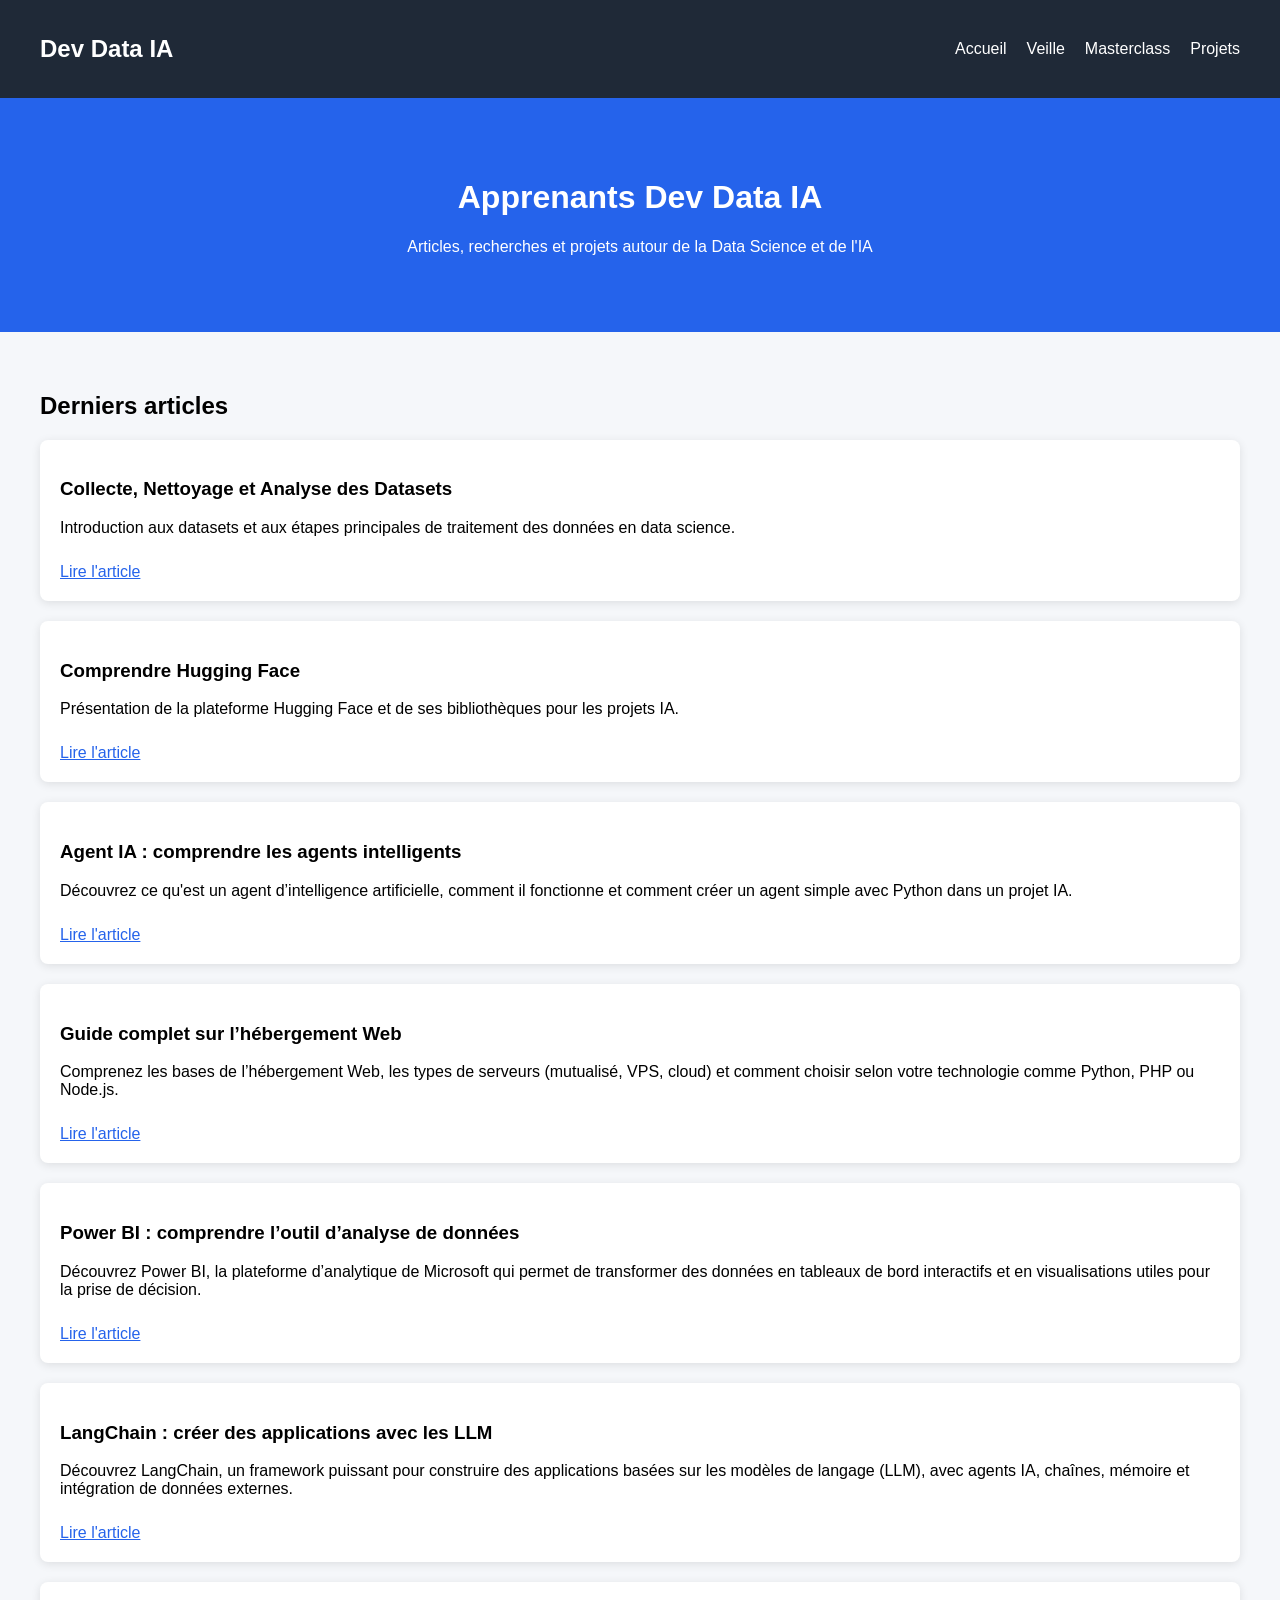
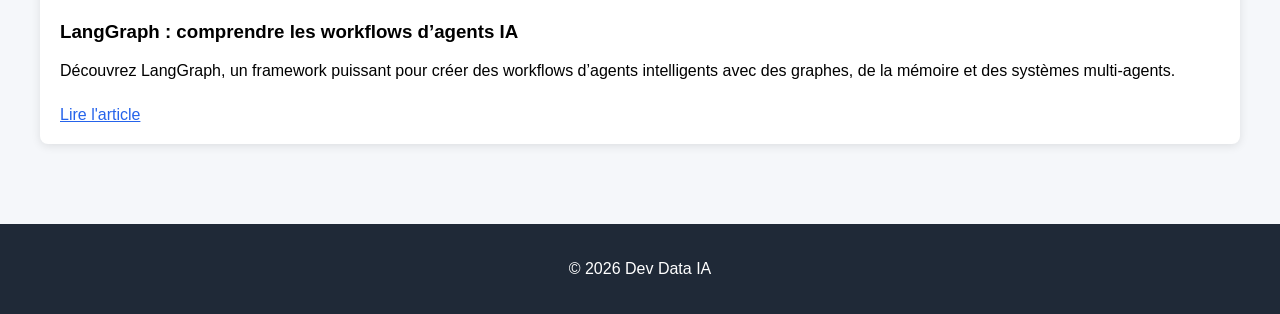
<file: index.html>
<!DOCTYPE html>
<html lang="fr">

<head>
<meta charset="UTF-8">
<title>Apprenants Dev Data IA</title>
<link rel="stylesheet" href="style.css">
</head>

<body>

<nav>

<h2>Dev Data IA</h2>

<ul>
<li><a href="index.html">Accueil</a></li>
<li><a href="veille.html">Veille</a></li>
<li><a href="masterclass.html">Masterclass</a></li>
<li><a href="projets.html">Projets</a></li>
</ul>

</nav>


<header>

<h1>Apprenants Dev Data IA</h1>
<p>Articles, recherches et projets autour de la Data Science et de l'IA</p>

</header>


<section class="articles">

<h2>Derniers articles</h2>


<div class="article-card">

    <h3>Collecte, Nettoyage et Analyse des Datasets</h3>
    <p>
    Introduction aux datasets et aux étapes principales
    de traitement des données en data science.
    </p>
    <a href="veille/v1.html">Lire l'article</a>

</div>

<div class="article-card">

    <h3>Comprendre Hugging Face</h3>
    <p>
    Présentation de la plateforme Hugging Face et
    de ses bibliothèques pour les projets IA.
    </p>
    <a href="veille/v2.html">Lire l'article</a>

</div>

<div class="article-card">

    <h3>Agent IA : comprendre les agents intelligents</h3>
    <p>
    Découvrez ce qu'est un agent d’intelligence artificielle,
    comment il fonctionne et comment créer un agent simple
    avec Python dans un projet IA.
    </p>
    <a href="veille/v3.html">Lire l'article</a>

</div>

 <div class="article-card">
        <h3>Guide complet sur l’hébergement Web</h3>
        <p>
        Comprenez les bases de l’hébergement Web, les types de serveurs
        (mutualisé, VPS, cloud) et comment choisir selon votre technologie
        comme Python, PHP ou Node.js.
        </p>
        <a href="veille/v8.html">Lire l'article</a>
</div>

<div class="article-card">

    <h3>Power BI : comprendre l’outil d’analyse de données</h3>
    <p>
    Découvrez Power BI, la plateforme d’analytique de Microsoft qui
    permet de transformer des données en tableaux de bord interactifs
    et en visualisations utiles pour la prise de décision.
    </p>
    <a href="veille/v4.html">Lire l'article</a>

</div>

<div class="article-card">

    <h3>LangChain : créer des applications avec les LLM</h3>
    <p>
    Découvrez LangChain, un framework puissant pour
    construire des applications basées sur les modèles
    de langage (LLM), avec agents IA, chaînes, mémoire
    et intégration de données externes.
    </p>
    <a href="veille/NewVeille/langChain.html">Lire l'article</a>

</div>

<div class="article-card">

    <h3>LangGraph : comprendre les workflows d’agents IA</h3>
    <p>
    Découvrez LangGraph, un framework puissant pour
    créer des workflows d’agents intelligents avec
    des graphes, de la mémoire et des systèmes multi-agents.
    </p>
    <a href="veille/NewVeille/langGraph.html">Lire l'article</a>

</div>

</section>


<footer>

<p>© 2026 Dev Data IA</p>

</footer>

</body>
</html>
</file>
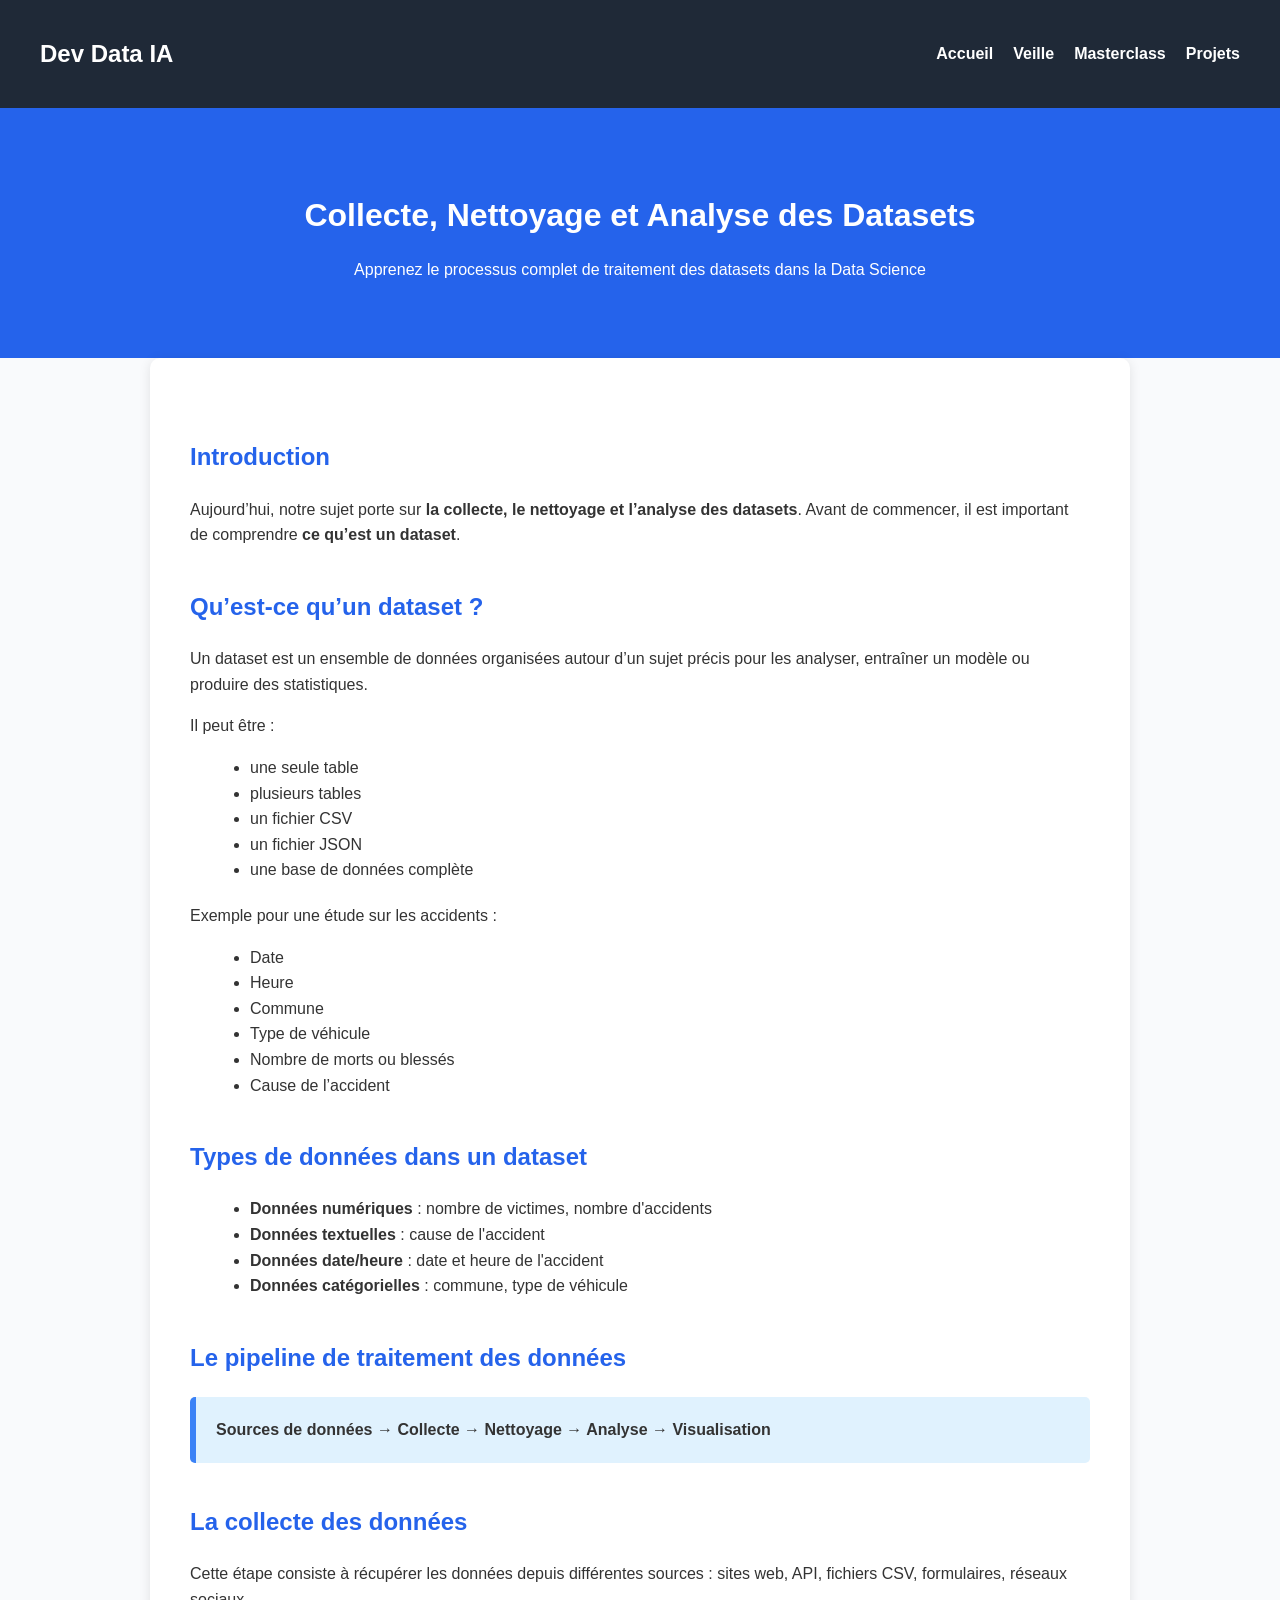
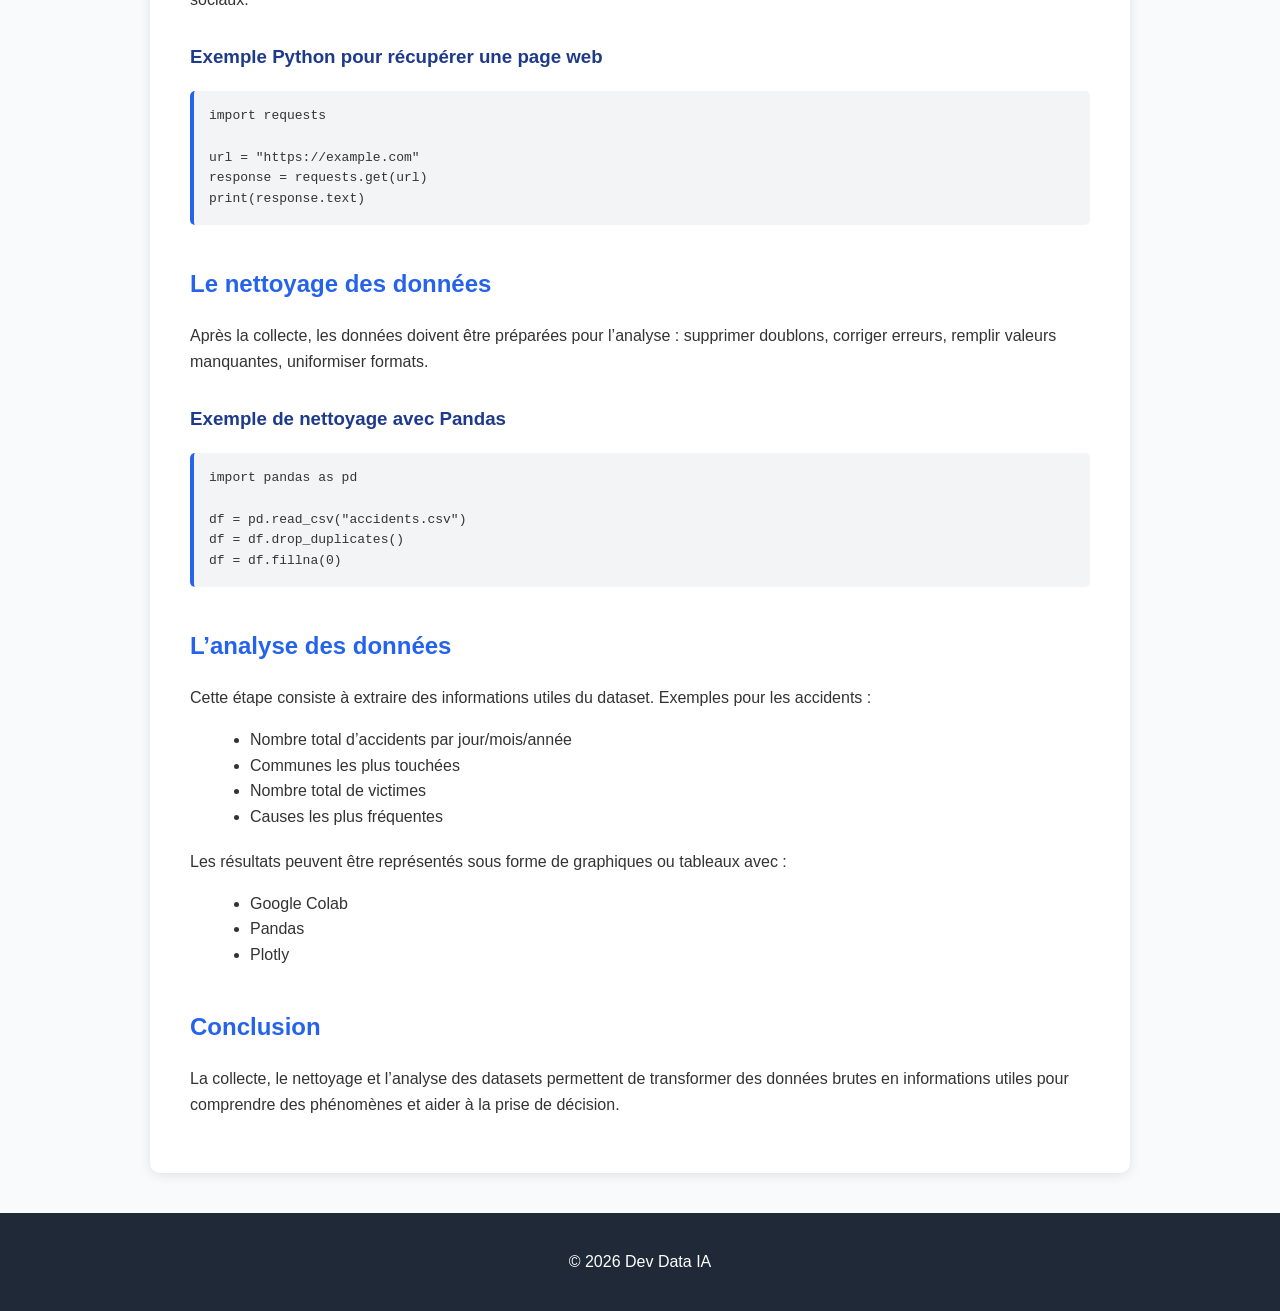
<file: veille/v1.html>
<!DOCTYPE html>
<html lang="fr">

<head>
<meta charset="UTF-8">
<title>Collecte, Nettoyage et Analyse des Datasets</title>
<link rel="stylesheet" href="../style.css">
<style>
body {
    font-family: 'Arial', sans-serif;
    margin: 0;
    background: #f9fafc;
    line-height: 1.6;
    color: #333;
}

/* Navigation */
nav {
    display: flex;
    justify-content: space-between;
    align-items: center;
    background: #1f2937;
    color: white;
    padding: 15px 40px;
}
nav ul {
    display: flex;
    gap: 20px;
    list-style: none;
}
nav a {
    color: white;
    text-decoration: none;
    font-weight: bold;
}
nav a:hover {
    text-decoration: underline;
}

/* Header */
header {
    text-align: center;
    padding: 60px;
    background: #2563eb;
    color: white;
}
header h1 {
    margin-bottom: 10px;
}

/* Article */
main.article {
    max-width: 900px;
    margin: auto;
    padding: 40px;
    background: white;
    border-radius: 10px;
    box-shadow: 0 2px 12px rgba(0,0,0,0.1);
}

main.article h2 {
    margin-top: 40px;
    color: #2563eb;
}

main.article h3 {
    margin-top: 30px;
    color: #1e3a8a;
}

main.article ul {
    margin-left: 20px;
    margin-bottom: 20px;
}

main.article pre {
    background: #f3f4f6;
    padding: 15px;
    border-left: 4px solid #2563eb;
    overflow-x: auto;
    border-radius: 5px;
    margin-bottom: 20px;
}

.pipeline {
    background: #e0f2fe;
    padding: 20px;
    border-left: 6px solid #3b82f6;
    margin: 20px 0;
    border-radius: 5px;
    font-weight: bold;
}

/* Footer */
footer {
    text-align: center;
    padding: 20px;
    background: #1f2937;
    color: white;
    margin-top: 40px;
}
</style>
</head>

<body>

<nav>
<h2>Dev Data IA</h2>
<ul>
<li><a href="../index.html">Accueil</a></li>
<li><a href="../veille.html">Veille</a></li>
<li><a href="../masterclass.html">Masterclass</a></li>
<li><a href="../projets.html">Projets</a></li>
</ul>
</nav>

<header>
<h1>Collecte, Nettoyage et Analyse des Datasets</h1>
<p>Apprenez le processus complet de traitement des datasets dans la Data Science</p>
</header>

<main class="article">

<h2>Introduction</h2>
<p>
Aujourd’hui, notre sujet porte sur <strong>la collecte, le nettoyage et l’analyse des datasets</strong>. 
Avant de commencer, il est important de comprendre <strong>ce qu’est un dataset</strong>.
</p>

<h2>Qu’est-ce qu’un dataset ?</h2>
<p>
Un dataset est un ensemble de données organisées autour d’un sujet précis pour les analyser, 
entraîner un modèle ou produire des statistiques.
</p>

<p>Il peut être :</p>
<ul>
<li>une seule table</li>
<li>plusieurs tables</li>
<li>un fichier CSV</li>
<li>un fichier JSON</li>
<li>une base de données complète</li>
</ul>

<p>Exemple pour une étude sur les accidents :</p>
<ul>
<li>Date</li>
<li>Heure</li>
<li>Commune</li>
<li>Type de véhicule</li>
<li>Nombre de morts ou blessés</li>
<li>Cause de l’accident</li>
</ul>

<h2>Types de données dans un dataset</h2>
<ul>
<li><strong>Données numériques</strong> : nombre de victimes, nombre d'accidents</li>
<li><strong>Données textuelles</strong> : cause de l'accident</li>
<li><strong>Données date/heure</strong> : date et heure de l'accident</li>
<li><strong>Données catégorielles</strong> : commune, type de véhicule</li>
</ul>

<h2>Le pipeline de traitement des données</h2>
<div class="pipeline">
Sources de données → Collecte → Nettoyage → Analyse → Visualisation
</div>

<h2>La collecte des données</h2>
<p>
Cette étape consiste à récupérer les données depuis différentes sources :
sites web, API, fichiers CSV, formulaires, réseaux sociaux.
</p>

<h3>Exemple Python pour récupérer une page web</h3>
<pre>
import requests

url = "https://example.com"
response = requests.get(url)
print(response.text)
</pre>

<h2>Le nettoyage des données</h2>
<p>
Après la collecte, les données doivent être préparées pour l’analyse :
supprimer doublons, corriger erreurs, remplir valeurs manquantes, uniformiser formats.
</p>

<h3>Exemple de nettoyage avec Pandas</h3>
<pre>
import pandas as pd

df = pd.read_csv("accidents.csv")
df = df.drop_duplicates()
df = df.fillna(0)
</pre>

<h2>L’analyse des données</h2>
<p>
Cette étape consiste à extraire des informations utiles du dataset.
Exemples pour les accidents :
</p>
<ul>
<li>Nombre total d’accidents par jour/mois/année</li>
<li>Communes les plus touchées</li>
<li>Nombre total de victimes</li>
<li>Causes les plus fréquentes</li>
</ul>

<p>Les résultats peuvent être représentés sous forme de graphiques ou tableaux avec :</p>
<ul>
<li>Google Colab</li>
<li>Pandas</li>
<li>Plotly</li>
</ul>

<h2>Conclusion</h2>
<p>
La collecte, le nettoyage et l’analyse des datasets permettent de transformer
des données brutes en informations utiles pour comprendre des phénomènes et
aider à la prise de décision.
</p>

</main>

<footer>
<p>© 2026 Dev Data IA</p>
</footer>

</body>
</html>
</file>
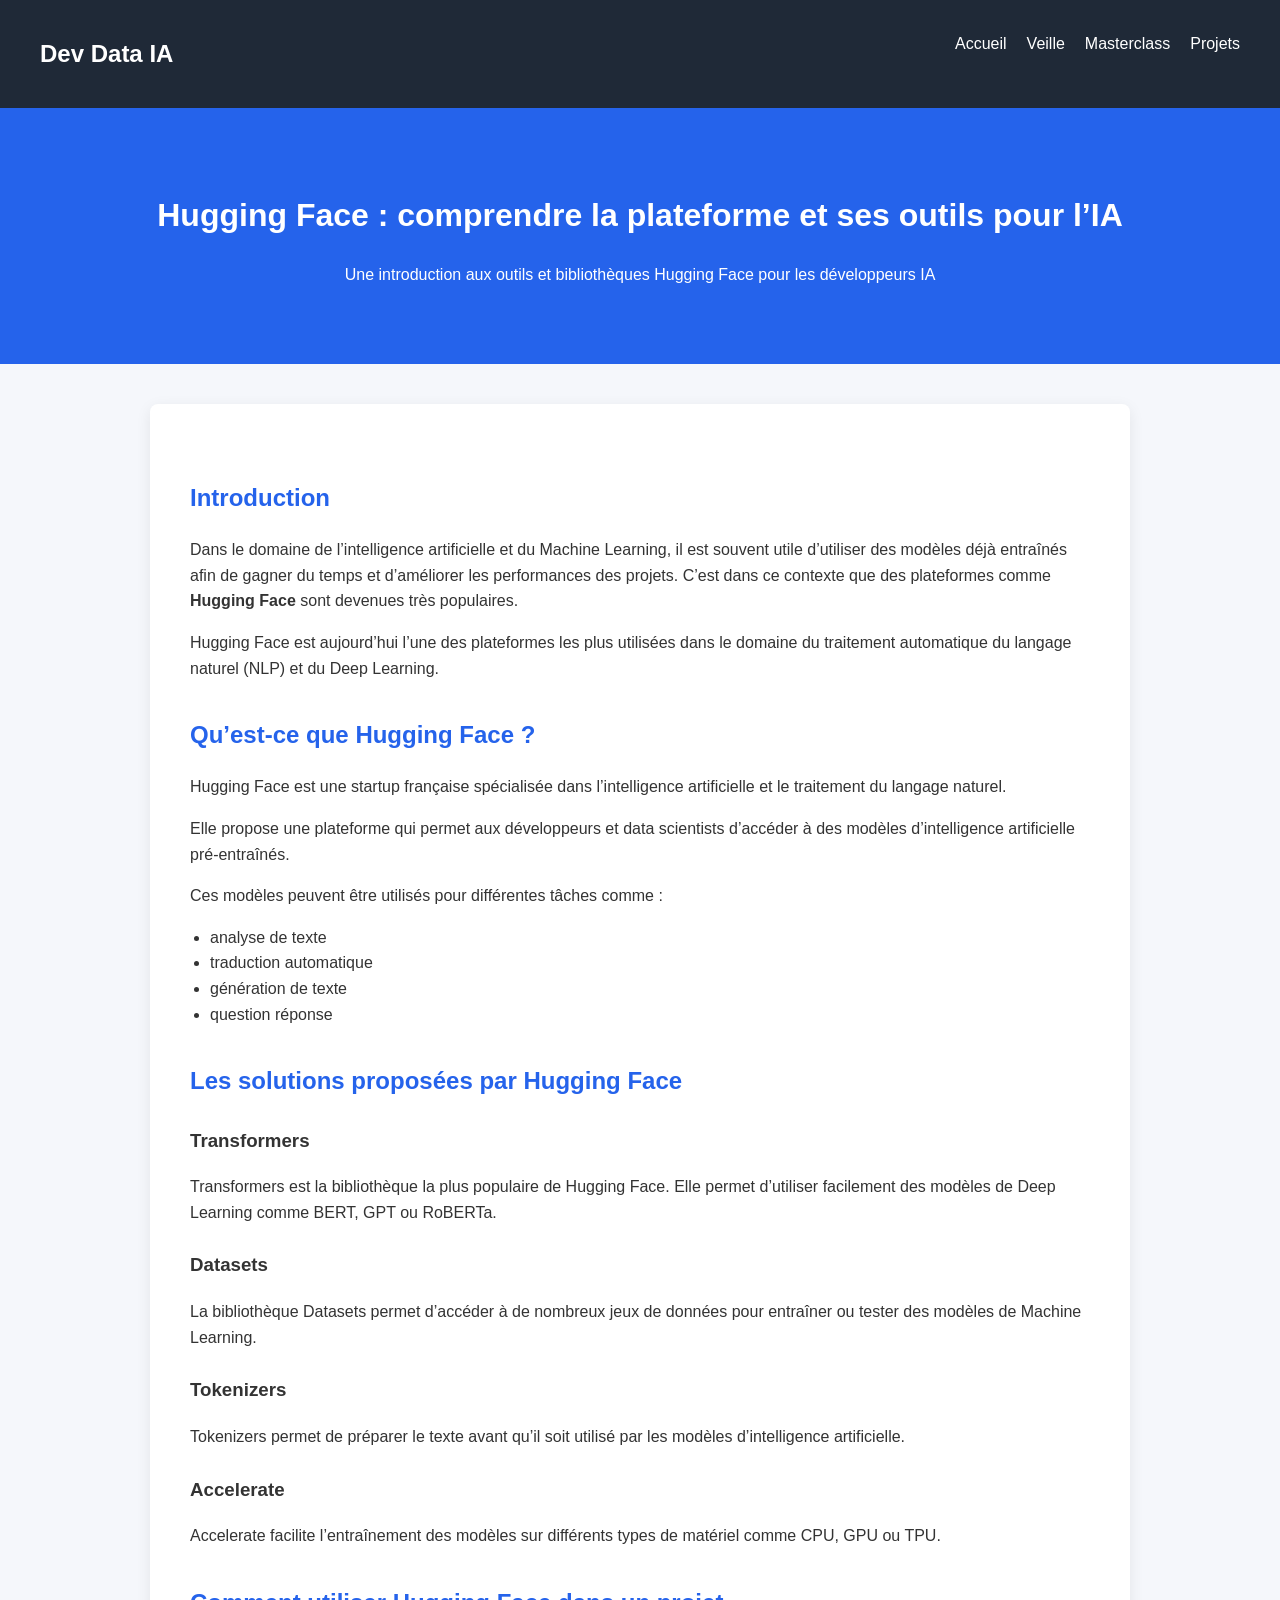
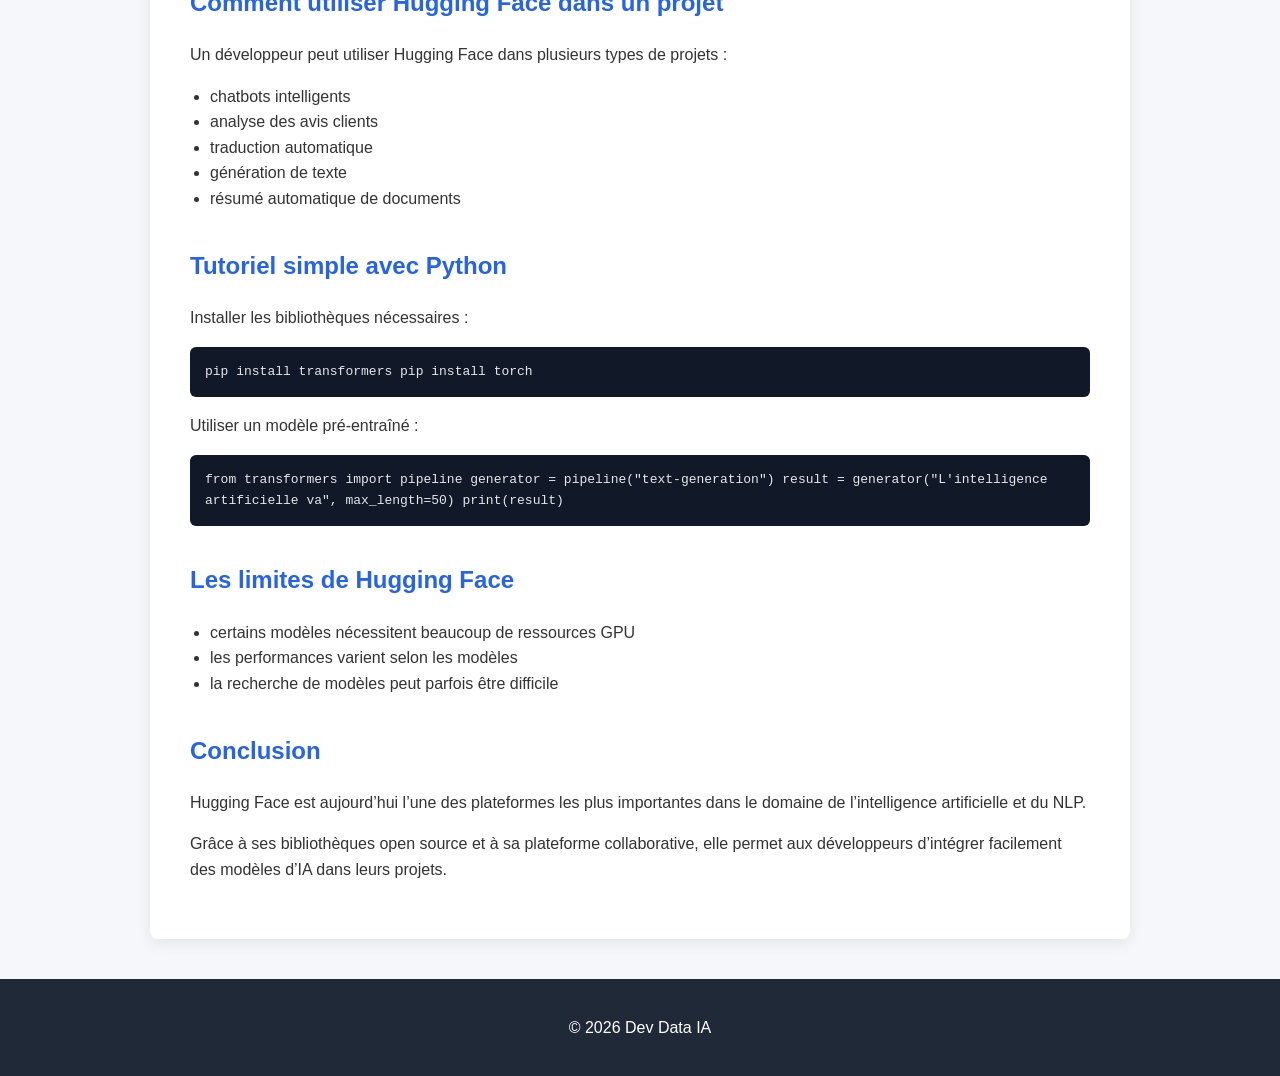
<file: veille/v2.html>
<!DOCTYPE html>
<html lang="fr">

<head>
<meta charset="UTF-8">
<title>Hugging Face : comprendre la plateforme IA</title>

<style>

body{
    font-family: Arial, Helvetica, sans-serif;
    margin:0;
    background:#f5f7fb;
    color:#333;
    line-height:1.6;
}

/* navigation */

nav{
    background:#1f2937;
    color:white;
    display:flex;
    justify-content:space-between;
    padding:15px 40px;
}

nav ul{
    list-style:none;
    display:flex;
    gap:20px;
}

nav a{
    color:white;
    text-decoration:none;
}

/* header */

header{
    background:#2563eb;
    color:white;
    text-align:center;
    padding:60px 20px;
}

/* article */

.article{
    max-width:900px;
    margin:40px auto;
    background:white;
    padding:40px;
    border-radius:8px;
    box-shadow:0 4px 15px rgba(0,0,0,0.08);
}

.article h2{
    color:#2563eb;
    margin-top:35px;
}

.article h3{
    margin-top:25px;
}

.article ul{
    padding-left:20px;
}

.code{
    background:#111827;
    color:#e5e7eb;
    padding:15px;
    border-radius:6px;
    margin:15px 0;
    font-family:monospace;
}

/* footer */

footer{
    background:#1f2937;
    color:white;
    text-align:center;
    padding:20px;
    margin-top:40px;
}

</style>

</head>

<body>

<nav>
<h2>Dev Data IA</h2>

<ul>
<li><a href="../index.html">Accueil</a></li>
<li><a href="../veille.html">Veille</a></li>
<li><a href="../masterclass.html">Masterclass</a></li>
<li><a href="../projets.html">Projets</a></li>
</ul>
</nav>

<header>

<h1>Hugging Face : comprendre la plateforme et ses outils pour l’IA</h1>

<p>Une introduction aux outils et bibliothèques Hugging Face pour les développeurs IA</p>

</header>

<section class="article">

<h2>Introduction</h2>

<p>
Dans le domaine de l’intelligence artificielle et du Machine Learning, il est souvent utile
d’utiliser des modèles déjà entraînés afin de gagner du temps et d’améliorer les performances
des projets. C’est dans ce contexte que des plateformes comme <strong>Hugging Face</strong>
sont devenues très populaires.
</p>

<p>
Hugging Face est aujourd’hui l’une des plateformes les plus utilisées dans le domaine
du traitement automatique du langage naturel (NLP) et du Deep Learning.
</p>

<h2>Qu’est-ce que Hugging Face ?</h2>

<p>
Hugging Face est une startup française spécialisée dans l’intelligence artificielle
et le traitement du langage naturel.
</p>

<p>
Elle propose une plateforme qui permet aux développeurs et data scientists
d’accéder à des modèles d’intelligence artificielle pré-entraînés.
</p>

<p>
Ces modèles peuvent être utilisés pour différentes tâches comme :
</p>

<ul>
<li>analyse de texte</li>
<li>traduction automatique</li>
<li>génération de texte</li>
<li>question réponse</li>
</ul>

<h2>Les solutions proposées par Hugging Face</h2>

<h3>Transformers</h3>

<p>
Transformers est la bibliothèque la plus populaire de Hugging Face.
Elle permet d’utiliser facilement des modèles de Deep Learning
comme BERT, GPT ou RoBERTa.
</p>

<h3>Datasets</h3>

<p>
La bibliothèque Datasets permet d’accéder à de nombreux jeux de données
pour entraîner ou tester des modèles de Machine Learning.
</p>

<h3>Tokenizers</h3>

<p>
Tokenizers permet de préparer le texte avant qu’il soit utilisé par
les modèles d’intelligence artificielle.
</p>

<h3>Accelerate</h3>

<p>
Accelerate facilite l’entraînement des modèles sur différents types
de matériel comme CPU, GPU ou TPU.
</p>

<h2>Comment utiliser Hugging Face dans un projet</h2>

<p>
Un développeur peut utiliser Hugging Face dans plusieurs types de projets :
</p>

<ul>
<li>chatbots intelligents</li>
<li>analyse des avis clients</li>
<li>traduction automatique</li>
<li>génération de texte</li>
<li>résumé automatique de documents</li>
</ul>

<h2>Tutoriel simple avec Python</h2>

<p>Installer les bibliothèques nécessaires :</p>

<div class="code">
pip install transformers
pip install torch
</div>

<p>Utiliser un modèle pré-entraîné :</p>

<div class="code">
from transformers import pipeline

generator = pipeline("text-generation")

result = generator("L'intelligence artificielle va", max_length=50)

print(result)
</div>

<h2>Les limites de Hugging Face</h2>

<ul>
<li>certains modèles nécessitent beaucoup de ressources GPU</li>
<li>les performances varient selon les modèles</li>
<li>la recherche de modèles peut parfois être difficile</li>
</ul>

<h2>Conclusion</h2>

<p>
Hugging Face est aujourd’hui l’une des plateformes les plus importantes
dans le domaine de l’intelligence artificielle et du NLP.
</p>

<p>
Grâce à ses bibliothèques open source et à sa plateforme collaborative,
elle permet aux développeurs d’intégrer facilement des modèles d’IA
dans leurs projets.
</p>

</section>

<footer>

<p>© 2026 Dev Data IA</p>

</footer>

</body>
</html>
</file>
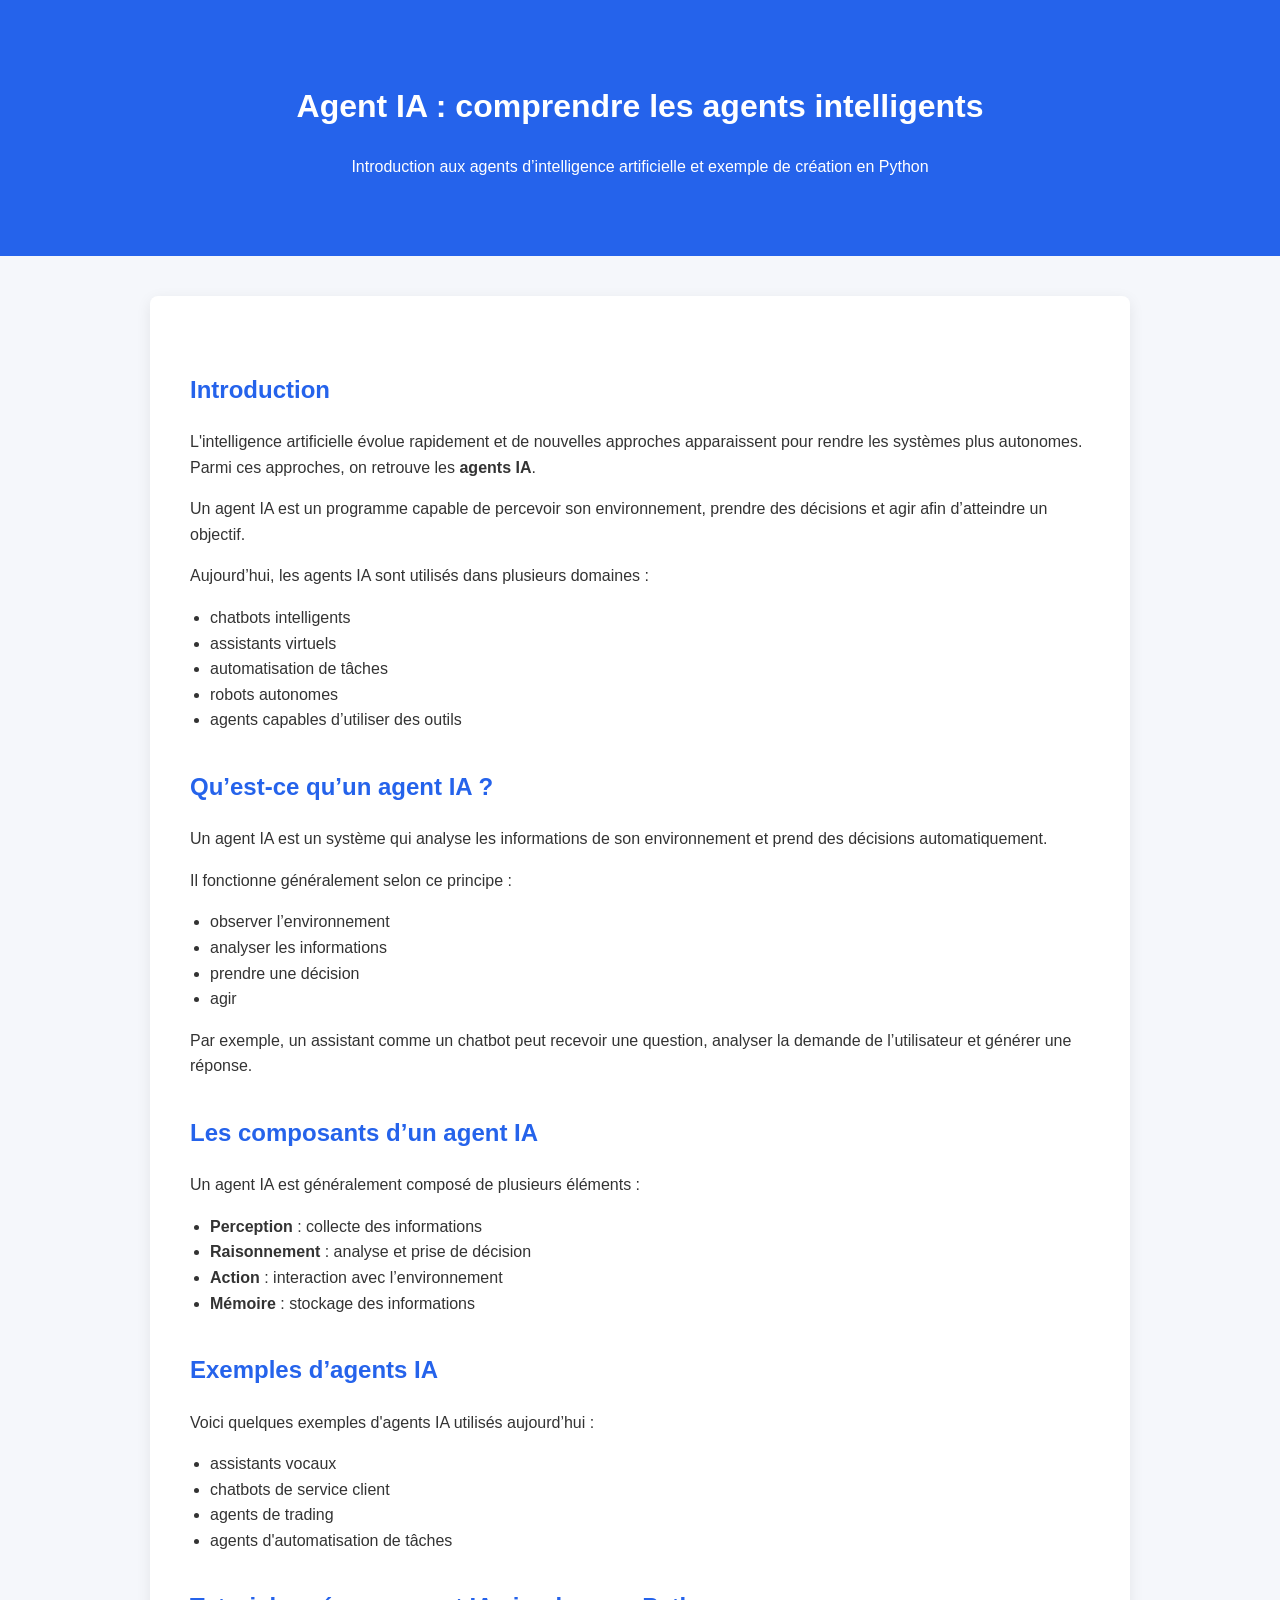
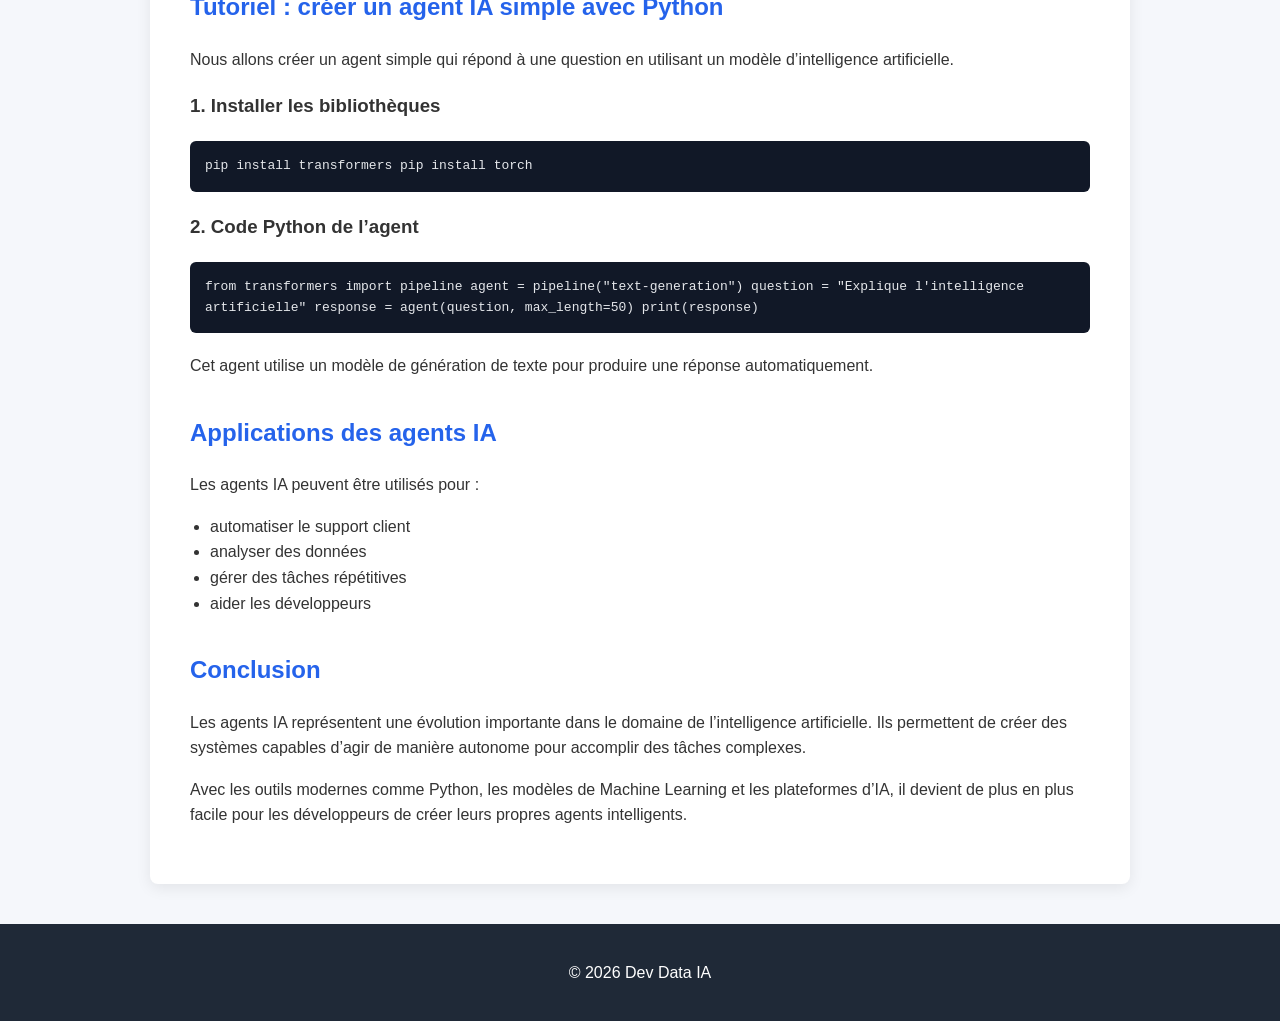
<file: veille/v3.html>
<!DOCTYPE html>
<html lang="fr">

<head>
<meta charset="UTF-8">
<title>Agent IA : comprendre les agents intelligents</title>

<style>

body{
    font-family: Arial, Helvetica, sans-serif;
    margin:0;
    background:#f5f7fb;
    color:#333;
    line-height:1.6;
}

header{
    background:#2563eb;
    color:white;
    text-align:center;
    padding:60px 20px;
}

.article{
    max-width:900px;
    margin:40px auto;
    background:white;
    padding:40px;
    border-radius:8px;
    box-shadow:0 4px 15px rgba(0,0,0,0.08);
}

.article h2{
    color:#2563eb;
    margin-top:35px;
}

.code{
    background:#111827;
    color:#e5e7eb;
    padding:15px;
    border-radius:6px;
    font-family:monospace;
    margin:20px 0;
}

ul{
    padding-left:20px;
}

footer{
    text-align:center;
    padding:20px;
    background:#1f2937;
    color:white;
}

</style>

</head>

<body>

<header>

<h1>Agent IA : comprendre les agents intelligents</h1>

<p>Introduction aux agents d’intelligence artificielle et exemple de création en Python</p>

</header>

<section class="article">

<h2>Introduction</h2>

<p>
L'intelligence artificielle évolue rapidement et de nouvelles approches apparaissent
pour rendre les systèmes plus autonomes. Parmi ces approches, on retrouve
les <strong>agents IA</strong>.
</p>

<p>
Un agent IA est un programme capable de percevoir son environnement,
prendre des décisions et agir afin d’atteindre un objectif.
</p>

<p>
Aujourd’hui, les agents IA sont utilisés dans plusieurs domaines :
</p>

<ul>
<li>chatbots intelligents</li>
<li>assistants virtuels</li>
<li>automatisation de tâches</li>
<li>robots autonomes</li>
<li>agents capables d’utiliser des outils</li>
</ul>

<h2>Qu’est-ce qu’un agent IA ?</h2>

<p>
Un agent IA est un système qui analyse les informations de son environnement
et prend des décisions automatiquement.
</p>

<p>
Il fonctionne généralement selon ce principe :
</p>

<ul>
<li>observer l’environnement</li>
<li>analyser les informations</li>
<li>prendre une décision</li>
<li>agir</li>
</ul>

<p>
Par exemple, un assistant comme un chatbot peut recevoir une question,
analyser la demande de l’utilisateur et générer une réponse.
</p>

<h2>Les composants d’un agent IA</h2>

<p>Un agent IA est généralement composé de plusieurs éléments :</p>

<ul>
<li><strong>Perception</strong> : collecte des informations</li>
<li><strong>Raisonnement</strong> : analyse et prise de décision</li>
<li><strong>Action</strong> : interaction avec l’environnement</li>
<li><strong>Mémoire</strong> : stockage des informations</li>
</ul>

<h2>Exemples d’agents IA</h2>

<p>Voici quelques exemples d'agents IA utilisés aujourd’hui :</p>

<ul>
<li>assistants vocaux</li>
<li>chatbots de service client</li>
<li>agents de trading</li>
<li>agents d'automatisation de tâches</li>
</ul>

<h2>Tutoriel : créer un agent IA simple avec Python</h2>

<p>
Nous allons créer un agent simple qui répond à une question
en utilisant un modèle d’intelligence artificielle.
</p>

<h3>1. Installer les bibliothèques</h3>

<div class="code">
pip install transformers
pip install torch
</div>

<h3>2. Code Python de l’agent</h3>

<div class="code">
from transformers import pipeline

agent = pipeline("text-generation")

question = "Explique l'intelligence artificielle"

response = agent(question, max_length=50)

print(response)
</div>

<p>
Cet agent utilise un modèle de génération de texte
pour produire une réponse automatiquement.
</p>

<h2>Applications des agents IA</h2>

<p>Les agents IA peuvent être utilisés pour :</p>

<ul>
<li>automatiser le support client</li>
<li>analyser des données</li>
<li>gérer des tâches répétitives</li>
<li>aider les développeurs</li>
</ul>

<h2>Conclusion</h2>

<p>
Les agents IA représentent une évolution importante dans le domaine
de l’intelligence artificielle. Ils permettent de créer des systèmes
capables d’agir de manière autonome pour accomplir des tâches complexes.
</p>

<p>
Avec les outils modernes comme Python, les modèles de Machine Learning
et les plateformes d’IA, il devient de plus en plus facile pour
les développeurs de créer leurs propres agents intelligents.
</p>

</section>

<footer>

<p>© 2026 Dev Data IA</p>

</footer>

</body>
</html>
</file>
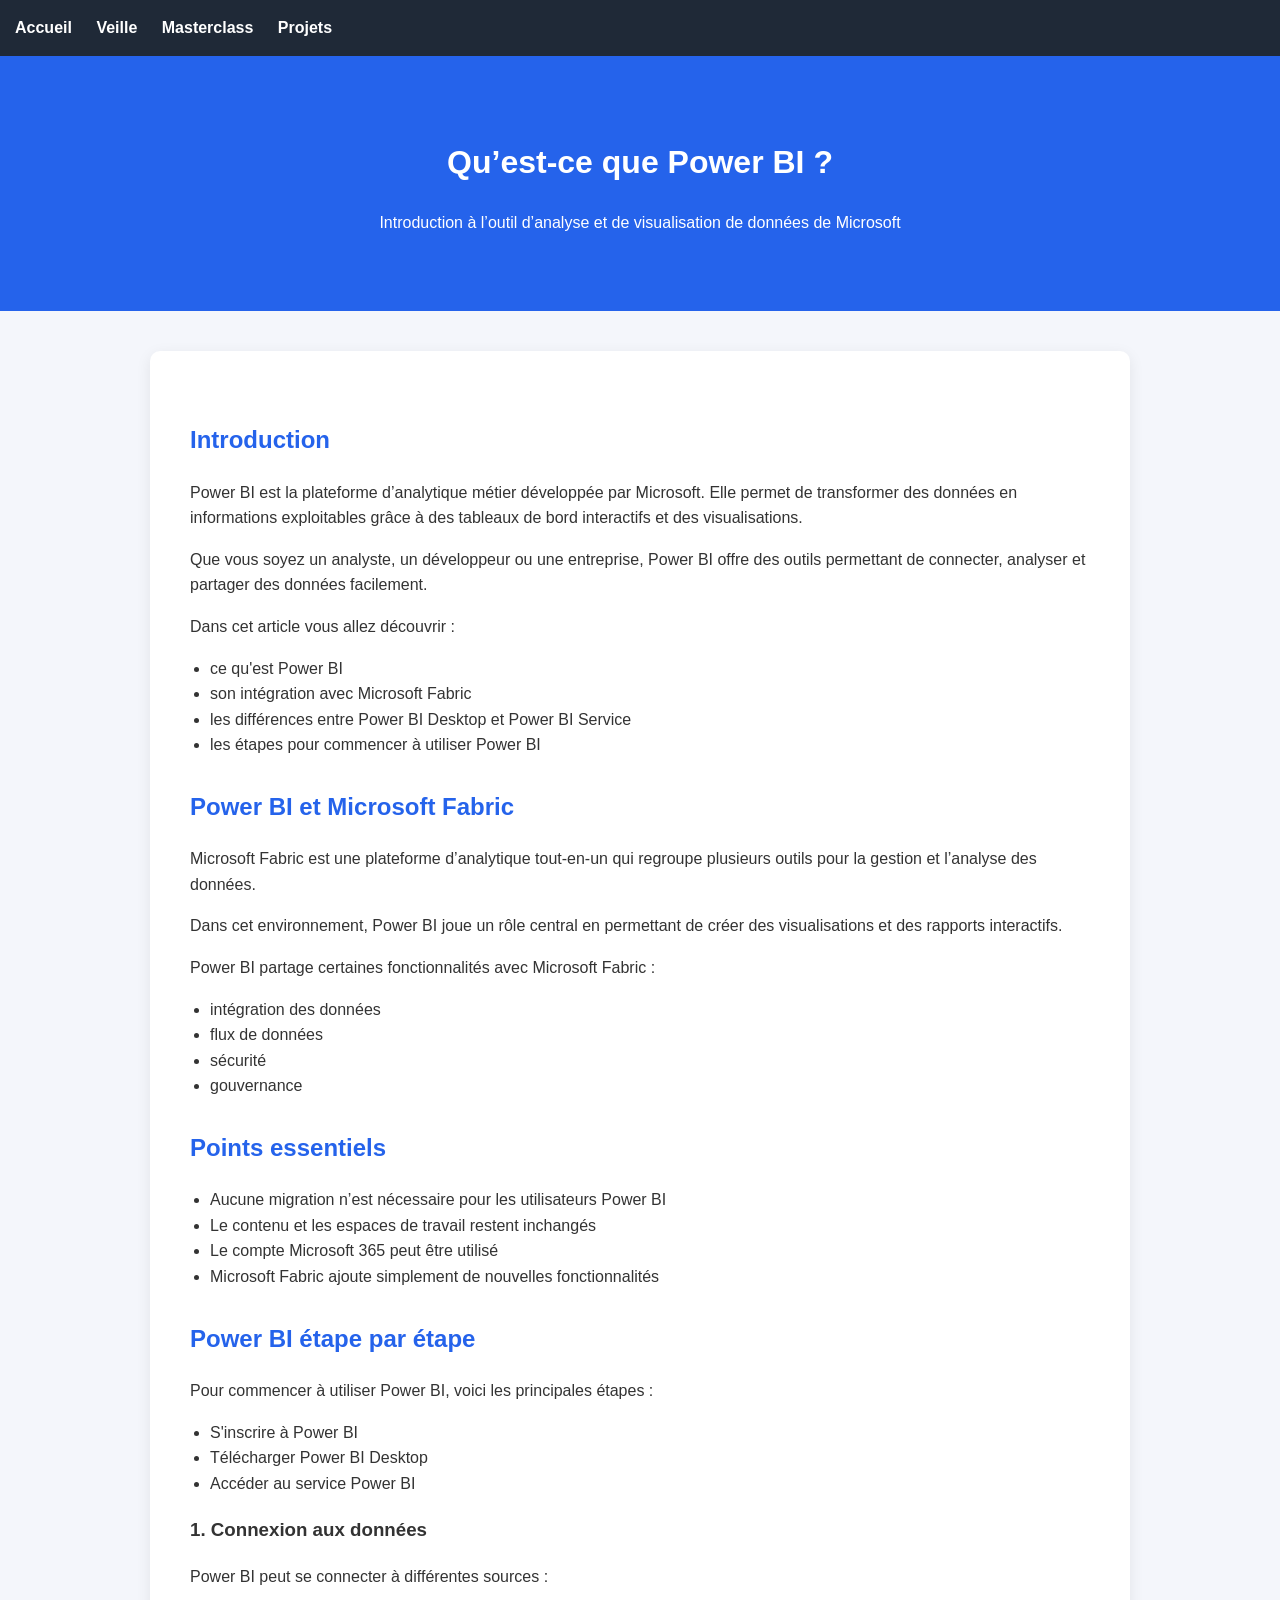
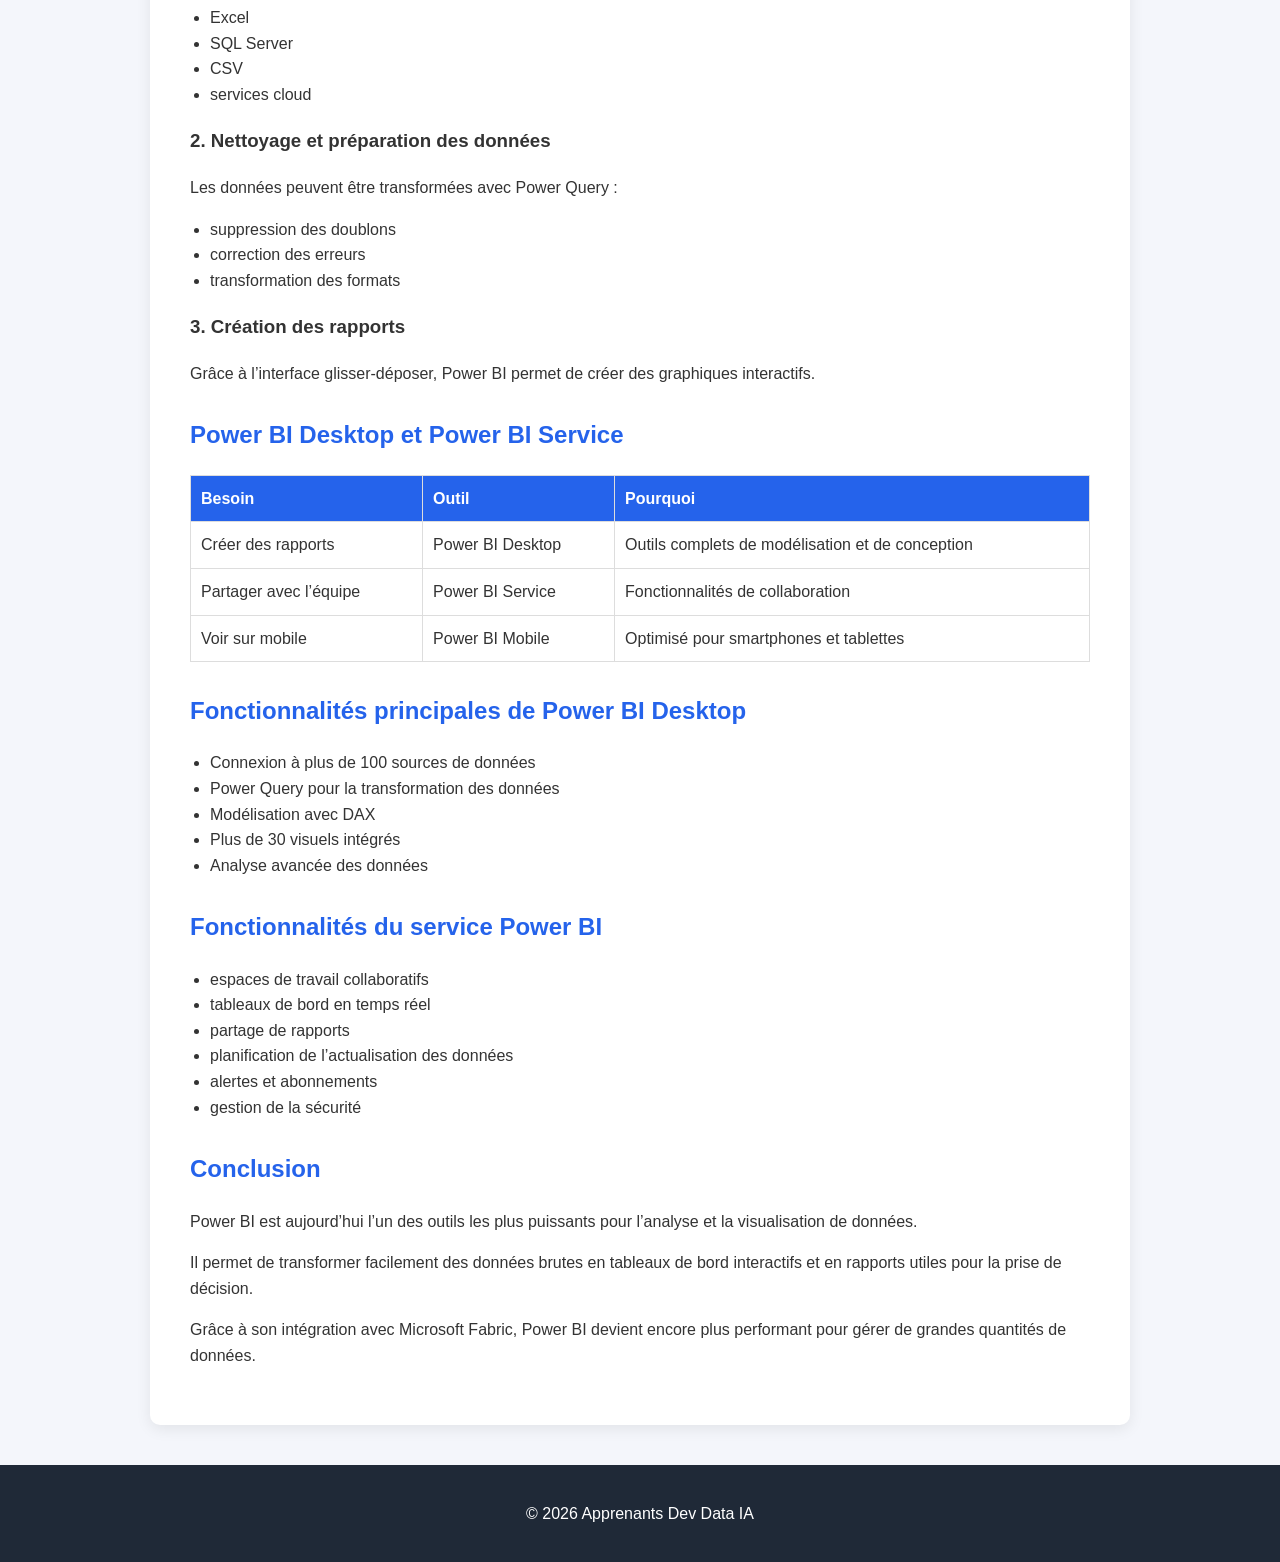
<file: veille/v4.html>
<!DOCTYPE html>
<html lang="fr">

<head>
<meta charset="UTF-8">
<title>Qu’est-ce que Power BI ?</title>

<style>

body{
font-family: Arial, Helvetica, sans-serif;
margin:0;
background:#f4f6fb;
color:#333;
line-height:1.6;
}

nav{
background:#1f2937;
padding:15px;
}

nav a{
color:white;
margin-right:20px;
text-decoration:none;
font-weight:bold;
}

header{
background:#2563eb;
color:white;
padding:60px 20px;
text-align:center;
}

.article{
max-width:900px;
margin:40px auto;
background:white;
padding:40px;
border-radius:10px;
box-shadow:0 4px 15px rgba(0,0,0,0.08);
}

.article h2{
color:#2563eb;
margin-top:30px;
}

.article ul{
padding-left:20px;
}

.table{
width:100%;
border-collapse:collapse;
margin:20px 0;
}

.table th, .table td{
border:1px solid #ddd;
padding:10px;
text-align:left;
}

.table th{
background:#2563eb;
color:white;
}

footer{
text-align:center;
background:#1f2937;
color:white;
padding:20px;
margin-top:40px;
}

</style>

</head>

<body>

<nav>

<a href="../index.html">Accueil</a>
<a href="../veille.html">Veille</a>
<a href="../masterclass.html">Masterclass</a>
<a href="../projets.html">Projets</a>

</nav>

<header>

<h1>Qu’est-ce que Power BI ?</h1>

<p>Introduction à l’outil d’analyse et de visualisation de données de Microsoft</p>

</header>

<section class="article">

<h2>Introduction</h2>

<p>
Power BI est la plateforme d’analytique métier développée par Microsoft.
Elle permet de transformer des données en informations exploitables
grâce à des tableaux de bord interactifs et des visualisations.
</p>

<p>
Que vous soyez un analyste, un développeur ou une entreprise,
Power BI offre des outils permettant de connecter, analyser
et partager des données facilement.
</p>

<p>Dans cet article vous allez découvrir :</p>

<ul>
<li>ce qu'est Power BI</li>
<li>son intégration avec Microsoft Fabric</li>
<li>les différences entre Power BI Desktop et Power BI Service</li>
<li>les étapes pour commencer à utiliser Power BI</li>
</ul>

<h2>Power BI et Microsoft Fabric</h2>

<p>
Microsoft Fabric est une plateforme d’analytique tout-en-un
qui regroupe plusieurs outils pour la gestion et l’analyse des données.
</p>

<p>
Dans cet environnement, Power BI joue un rôle central
en permettant de créer des visualisations et des rapports interactifs.
</p>

<p>
Power BI partage certaines fonctionnalités avec Microsoft Fabric :
</p>

<ul>
<li>intégration des données</li>
<li>flux de données</li>
<li>sécurité</li>
<li>gouvernance</li>
</ul>

<h2>Points essentiels</h2>

<ul>
<li>Aucune migration n’est nécessaire pour les utilisateurs Power BI</li>
<li>Le contenu et les espaces de travail restent inchangés</li>
<li>Le compte Microsoft 365 peut être utilisé</li>
<li>Microsoft Fabric ajoute simplement de nouvelles fonctionnalités</li>
</ul>

<h2>Power BI étape par étape</h2>

<p>Pour commencer à utiliser Power BI, voici les principales étapes :</p>

<ul>
<li>S'inscrire à Power BI</li>
<li>Télécharger Power BI Desktop</li>
<li>Accéder au service Power BI</li>
</ul>

<h3>1. Connexion aux données</h3>

<p>Power BI peut se connecter à différentes sources :</p>

<ul>
<li>Excel</li>
<li>SQL Server</li>
<li>CSV</li>
<li>services cloud</li>
</ul>

<h3>2. Nettoyage et préparation des données</h3>

<p>
Les données peuvent être transformées avec Power Query :
</p>

<ul>
<li>suppression des doublons</li>
<li>correction des erreurs</li>
<li>transformation des formats</li>
</ul>

<h3>3. Création des rapports</h3>

<p>
Grâce à l’interface glisser-déposer,
Power BI permet de créer des graphiques interactifs.
</p>

<h2>Power BI Desktop et Power BI Service</h2>

<table class="table">

<tr>
<th>Besoin</th>
<th>Outil</th>
<th>Pourquoi</th>
</tr>

<tr>
<td>Créer des rapports</td>
<td>Power BI Desktop</td>
<td>Outils complets de modélisation et de conception</td>
</tr>

<tr>
<td>Partager avec l’équipe</td>
<td>Power BI Service</td>
<td>Fonctionnalités de collaboration</td>
</tr>

<tr>
<td>Voir sur mobile</td>
<td>Power BI Mobile</td>
<td>Optimisé pour smartphones et tablettes</td>
</tr>

</table>

<h2>Fonctionnalités principales de Power BI Desktop</h2>

<ul>

<li>Connexion à plus de 100 sources de données</li>

<li>Power Query pour la transformation des données</li>

<li>Modélisation avec DAX</li>

<li>Plus de 30 visuels intégrés</li>

<li>Analyse avancée des données</li>

</ul>

<h2>Fonctionnalités du service Power BI</h2>

<ul>

<li>espaces de travail collaboratifs</li>

<li>tableaux de bord en temps réel</li>

<li>partage de rapports</li>

<li>planification de l’actualisation des données</li>

<li>alertes et abonnements</li>

<li>gestion de la sécurité</li>

</ul>

<h2>Conclusion</h2>

<p>
Power BI est aujourd’hui l’un des outils les plus puissants
pour l’analyse et la visualisation de données.
</p>

<p>
Il permet de transformer facilement des données brutes
en tableaux de bord interactifs et en rapports utiles
pour la prise de décision.
</p>

<p>
Grâce à son intégration avec Microsoft Fabric,
Power BI devient encore plus performant pour gérer
de grandes quantités de données.
</p>

</section>

<footer>

<p>© 2026 Apprenants Dev Data IA</p>

</footer>

</body>

</html>
</file>
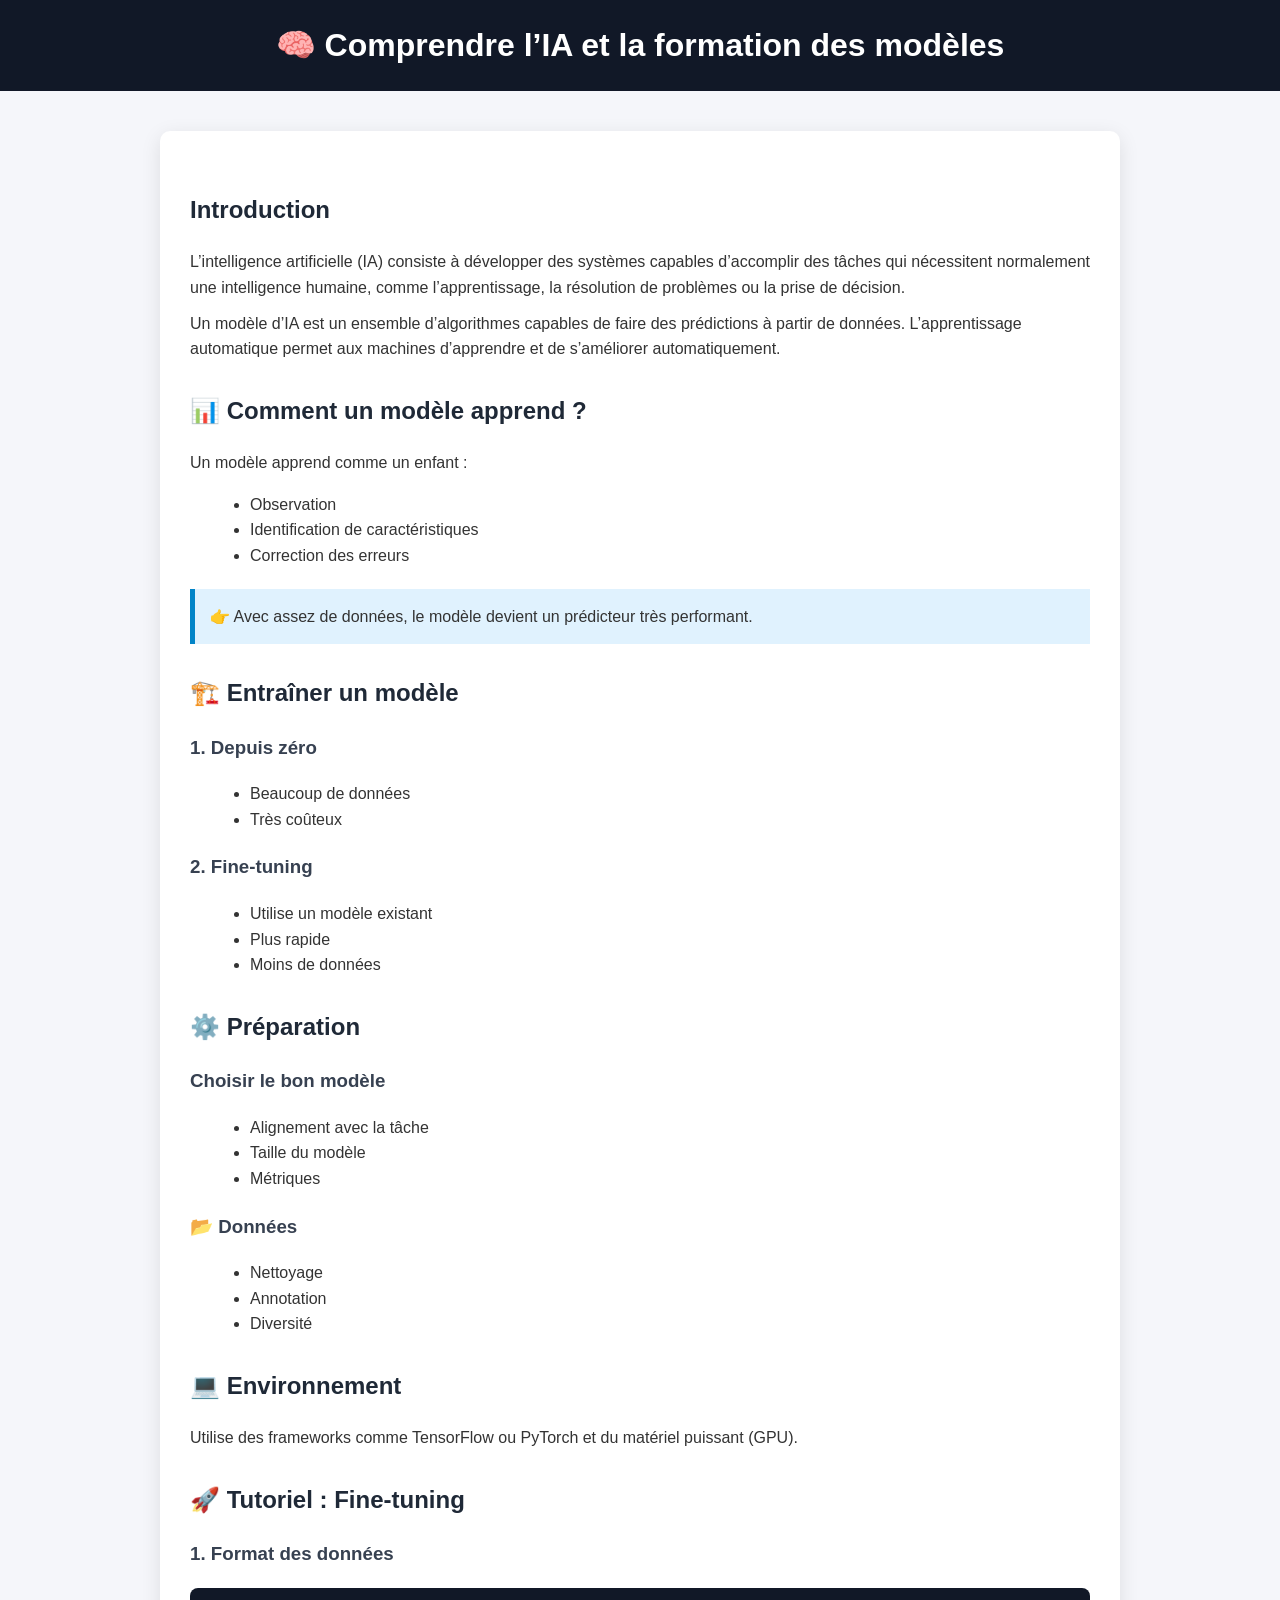
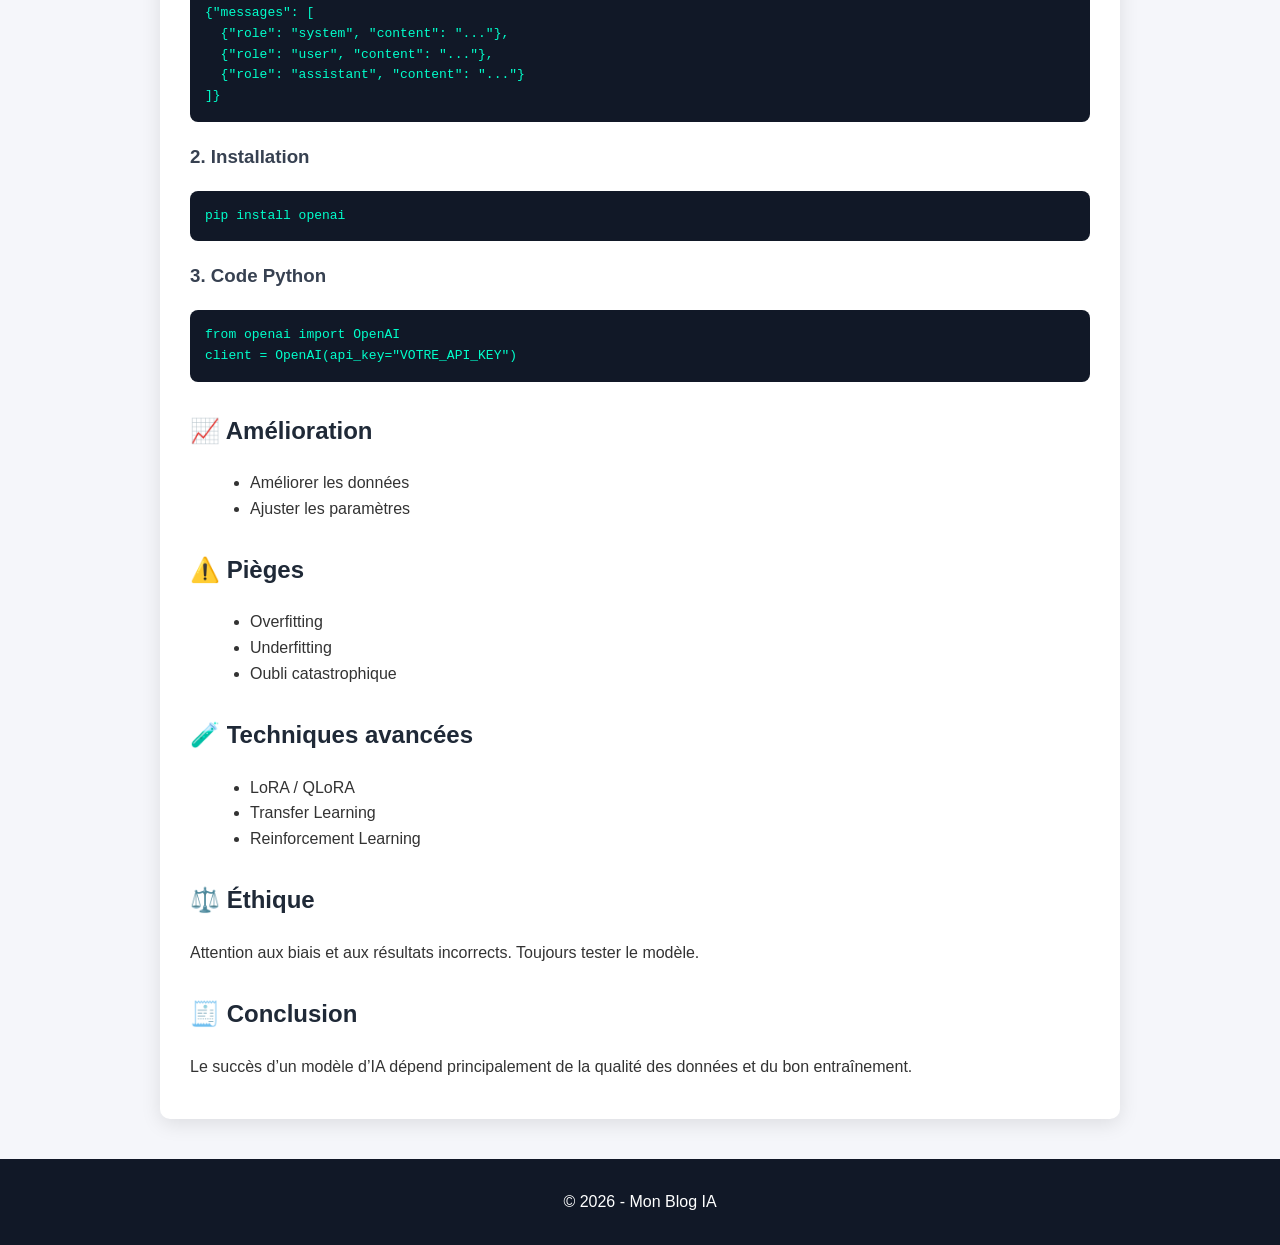
<file: veille/v7.html>
<!DOCTYPE html>
<html lang="fr">
<head>
<meta charset="UTF-8">
<meta name="viewport" content="width=device-width, initial-scale=1.0">
<title>Comprendre l’IA et la formation des modèles</title>

<style>
body {
    font-family: Arial, sans-serif;
    margin: 0;
    background: #f5f6fa;
    color: #333;
    line-height: 1.6;
}

/* HEADER */
header {
    background: #111827;
    color: white;
    padding: 20px;
    text-align: center;
}

header h1 {
    margin: 0;
}

/* CONTAINER */
.container {
    max-width: 900px;
    margin: 40px auto;
    background: white;
    padding: 30px;
    border-radius: 10px;
    box-shadow: 0 5px 20px rgba(0,0,0,0.1);
}

/* TITRES */
h2 {
    margin-top: 30px;
    color: #1f2937;
}

h3 {
    margin-top: 20px;
    color: #374151;
}

/* PARAGRAPHES */
p {
    margin: 10px 0;
}

/* LISTES */
ul {
    margin-left: 20px;
}

/* CODE */
code {
    background: #eee;
    padding: 3px 6px;
    border-radius: 5px;
}

pre {
    background: #111827;
    color: #00ffcc;
    padding: 15px;
    border-radius: 8px;
    overflow-x: auto;
}

/* BOX INFO */
.info-box {
    background: #e0f2fe;
    border-left: 5px solid #0284c7;
    padding: 15px;
    margin: 20px 0;
}

/* FOOTER */
footer {
    text-align: center;
    padding: 20px;
    margin-top: 40px;
    background: #111827;
    color: white;
}
</style>

</head>

<body>

<header>
    <h1>🧠 Comprendre l’IA et la formation des modèles</h1>
</header>

<div class="container">

<h2>Introduction</h2>
<p>
L’intelligence artificielle (IA) consiste à développer des systèmes capables d’accomplir des tâches
qui nécessitent normalement une intelligence humaine, comme l’apprentissage, la résolution de problèmes
ou la prise de décision.
</p>

<p>
Un modèle d’IA est un ensemble d’algorithmes capables de faire des prédictions à partir de données.
L’apprentissage automatique permet aux machines d’apprendre et de s’améliorer automatiquement.
</p>

<h2>📊 Comment un modèle apprend ?</h2>
<p>Un modèle apprend comme un enfant :</p>
<ul>
<li>Observation</li>
<li>Identification de caractéristiques</li>
<li>Correction des erreurs</li>
</ul>

<div class="info-box">
👉 Avec assez de données, le modèle devient un prédicteur très performant.
</div>

<h2>🏗️ Entraîner un modèle</h2>

<h3>1. Depuis zéro</h3>
<ul>
<li>Beaucoup de données</li>
<li>Très coûteux</li>
</ul>

<h3>2. Fine-tuning</h3>
<ul>
<li>Utilise un modèle existant</li>
<li>Plus rapide</li>
<li>Moins de données</li>
</ul>

<h2>⚙️ Préparation</h2>

<h3>Choisir le bon modèle</h3>
<ul>
<li>Alignement avec la tâche</li>
<li>Taille du modèle</li>
<li>Métriques</li>
</ul>

<h3>📂 Données</h3>
<ul>
<li>Nettoyage</li>
<li>Annotation</li>
<li>Diversité</li>
</ul>

<h2>💻 Environnement</h2>
<p>
Utilise des frameworks comme TensorFlow ou PyTorch et du matériel puissant (GPU).
</p>

<h2>🚀 Tutoriel : Fine-tuning</h2>

<h3>1. Format des données</h3>
<pre>
{"messages": [
  {"role": "system", "content": "..."},
  {"role": "user", "content": "..."},
  {"role": "assistant", "content": "..."}
]}
</pre>

<h3>2. Installation</h3>
<pre>
pip install openai
</pre>

<h3>3. Code Python</h3>
<pre>
from openai import OpenAI
client = OpenAI(api_key="VOTRE_API_KEY")
</pre>

<h2>📈 Amélioration</h2>
<ul>
<li>Améliorer les données</li>
<li>Ajuster les paramètres</li>
</ul>

<h2>⚠️ Pièges</h2>
<ul>
<li>Overfitting</li>
<li>Underfitting</li>
<li>Oubli catastrophique</li>
</ul>

<h2>🧪 Techniques avancées</h2>
<ul>
<li>LoRA / QLoRA</li>
<li>Transfer Learning</li>
<li>Reinforcement Learning</li>
</ul>

<h2>⚖️ Éthique</h2>
<p>
Attention aux biais et aux résultats incorrects. Toujours tester le modèle.
</p>

<h2>🧾 Conclusion</h2>
<p>
Le succès d’un modèle d’IA dépend principalement de la qualité des données et du bon entraînement.
</p>

</div>

<footer>
    <p>© 2026 - Mon Blog IA</p>
</footer>

</body>
</html>
</file>
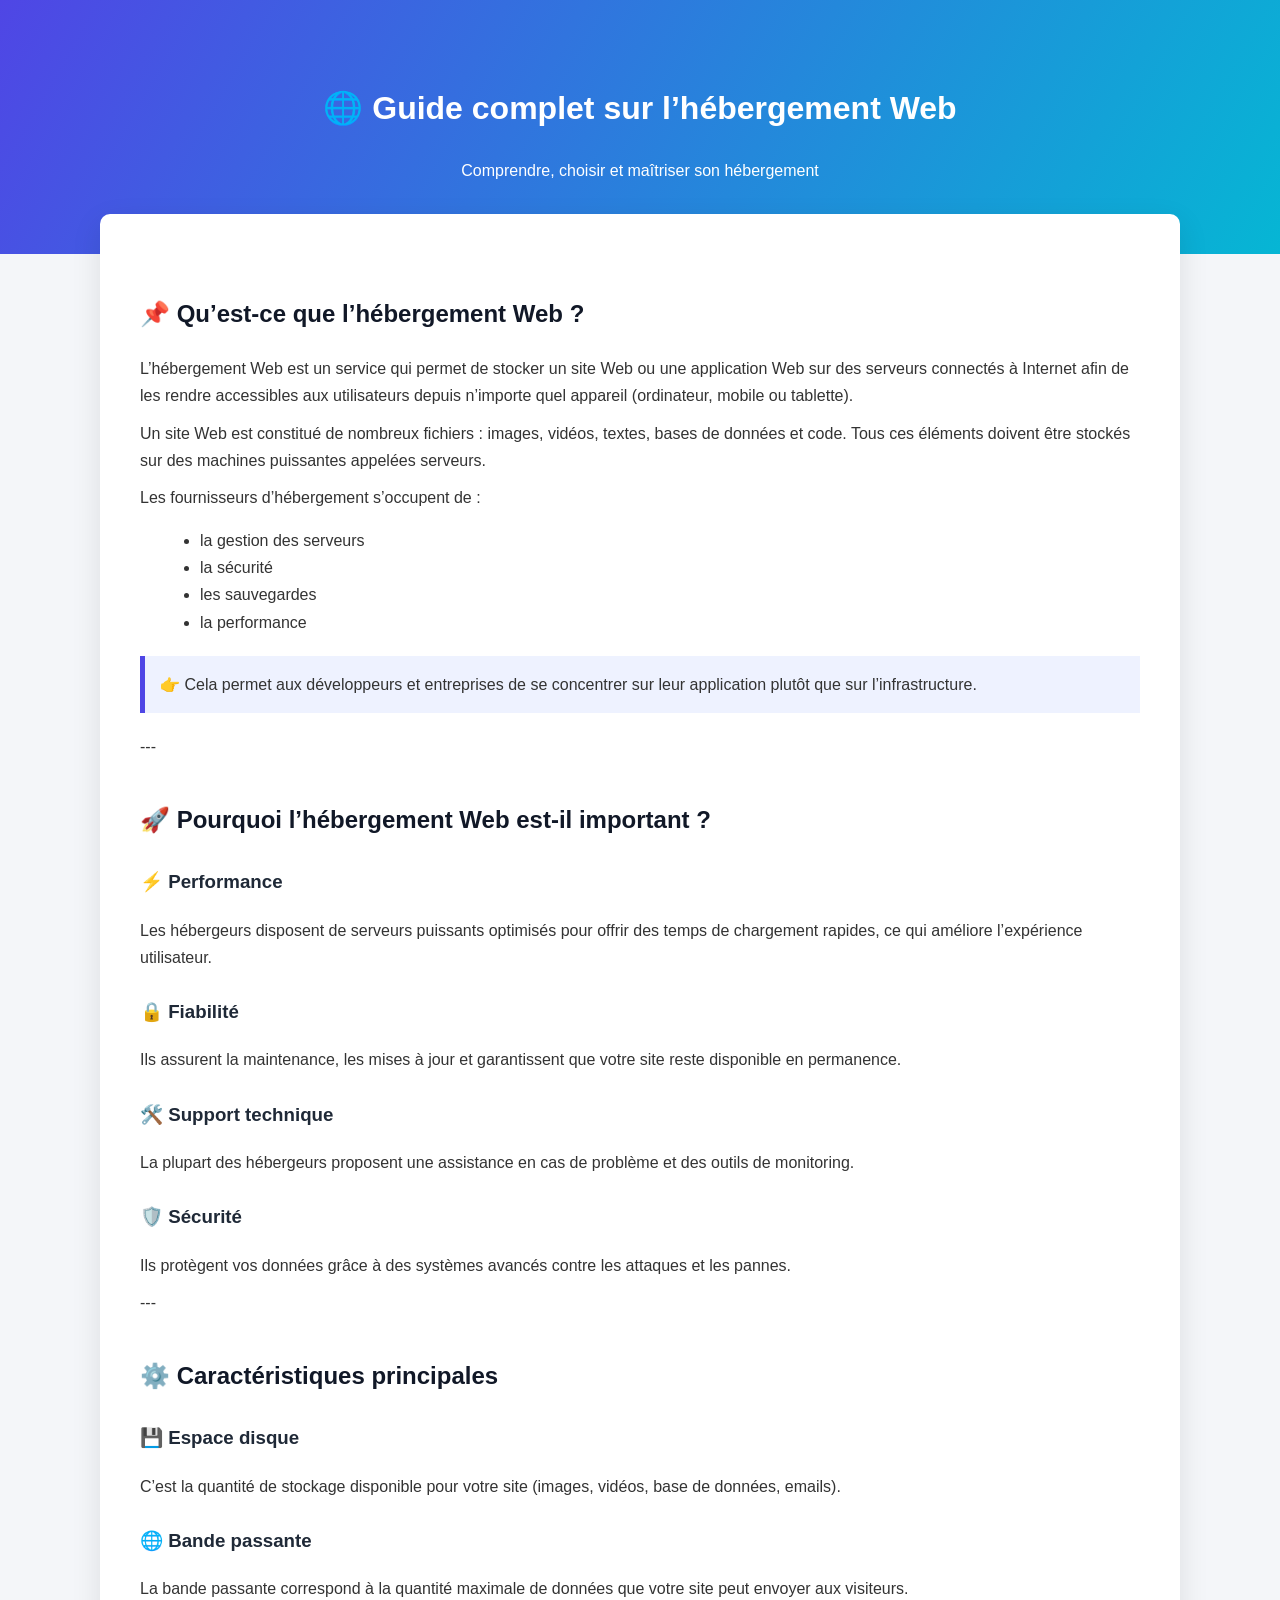
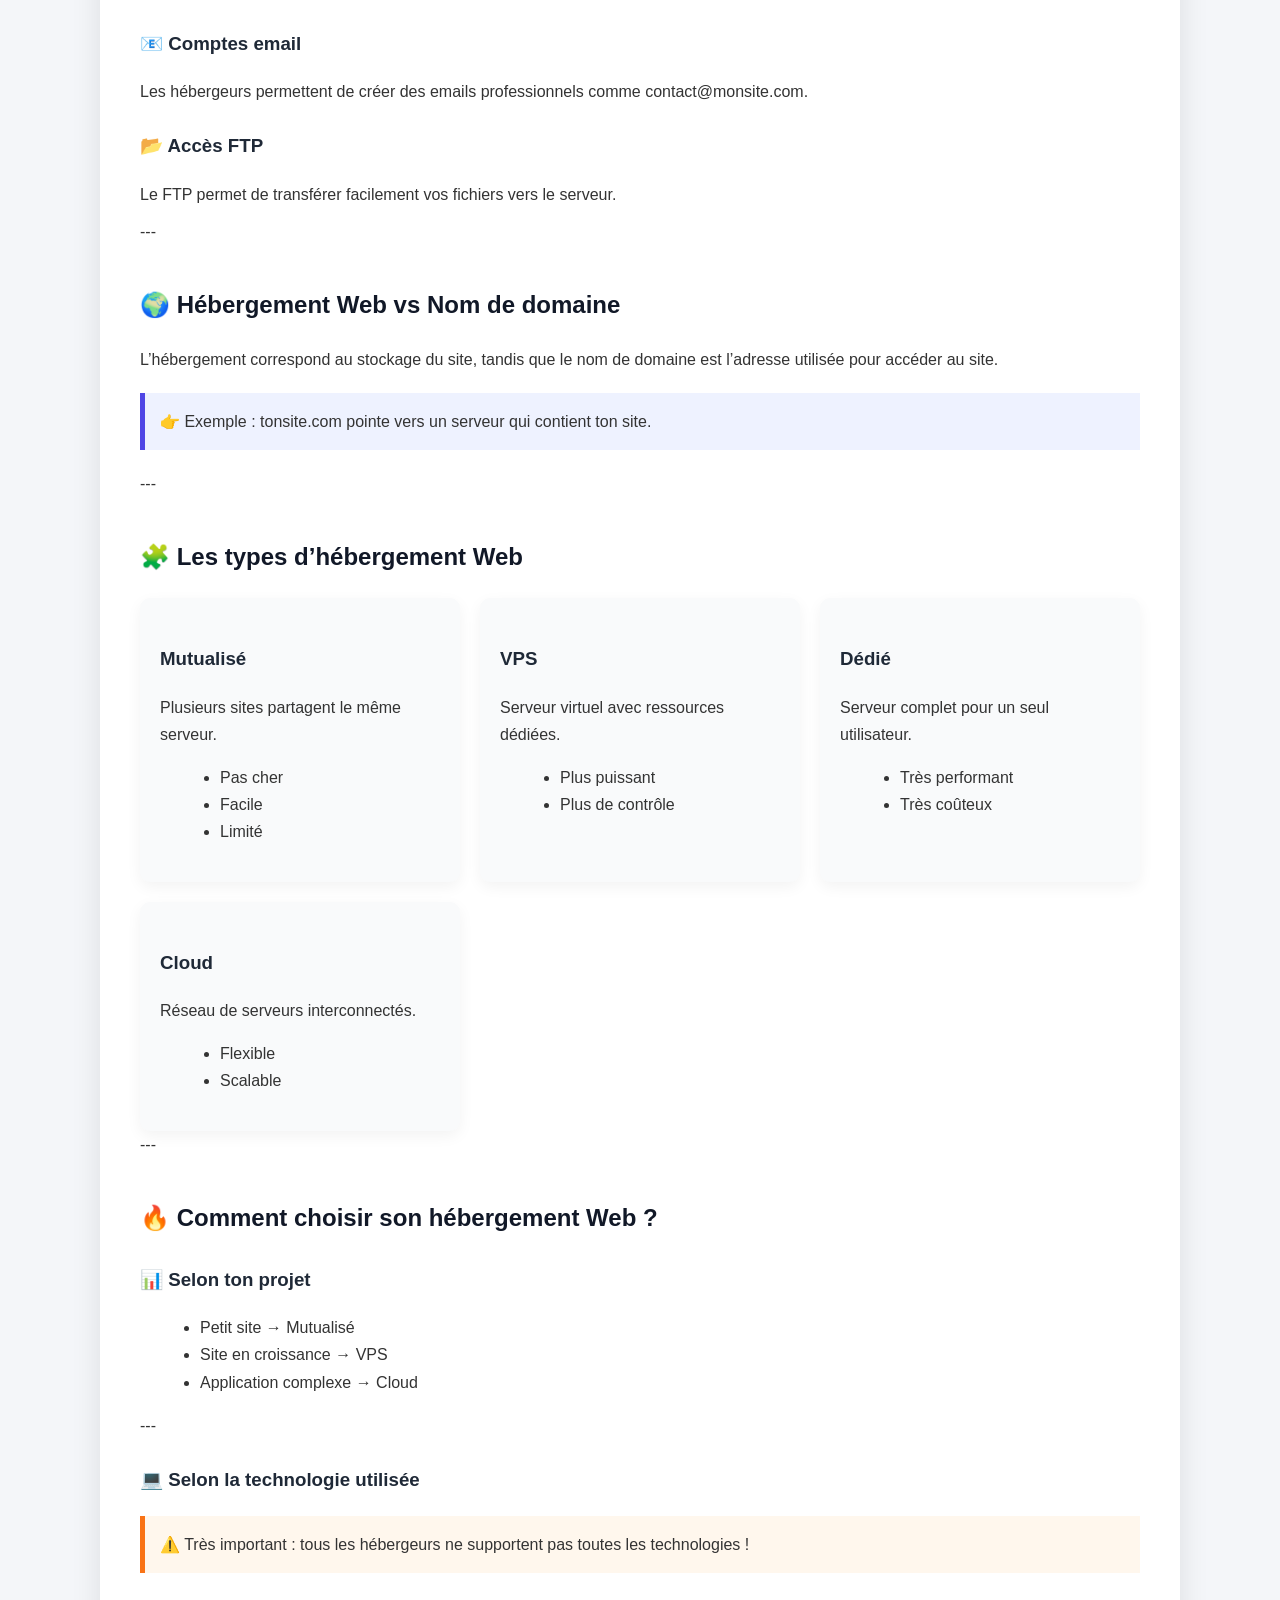
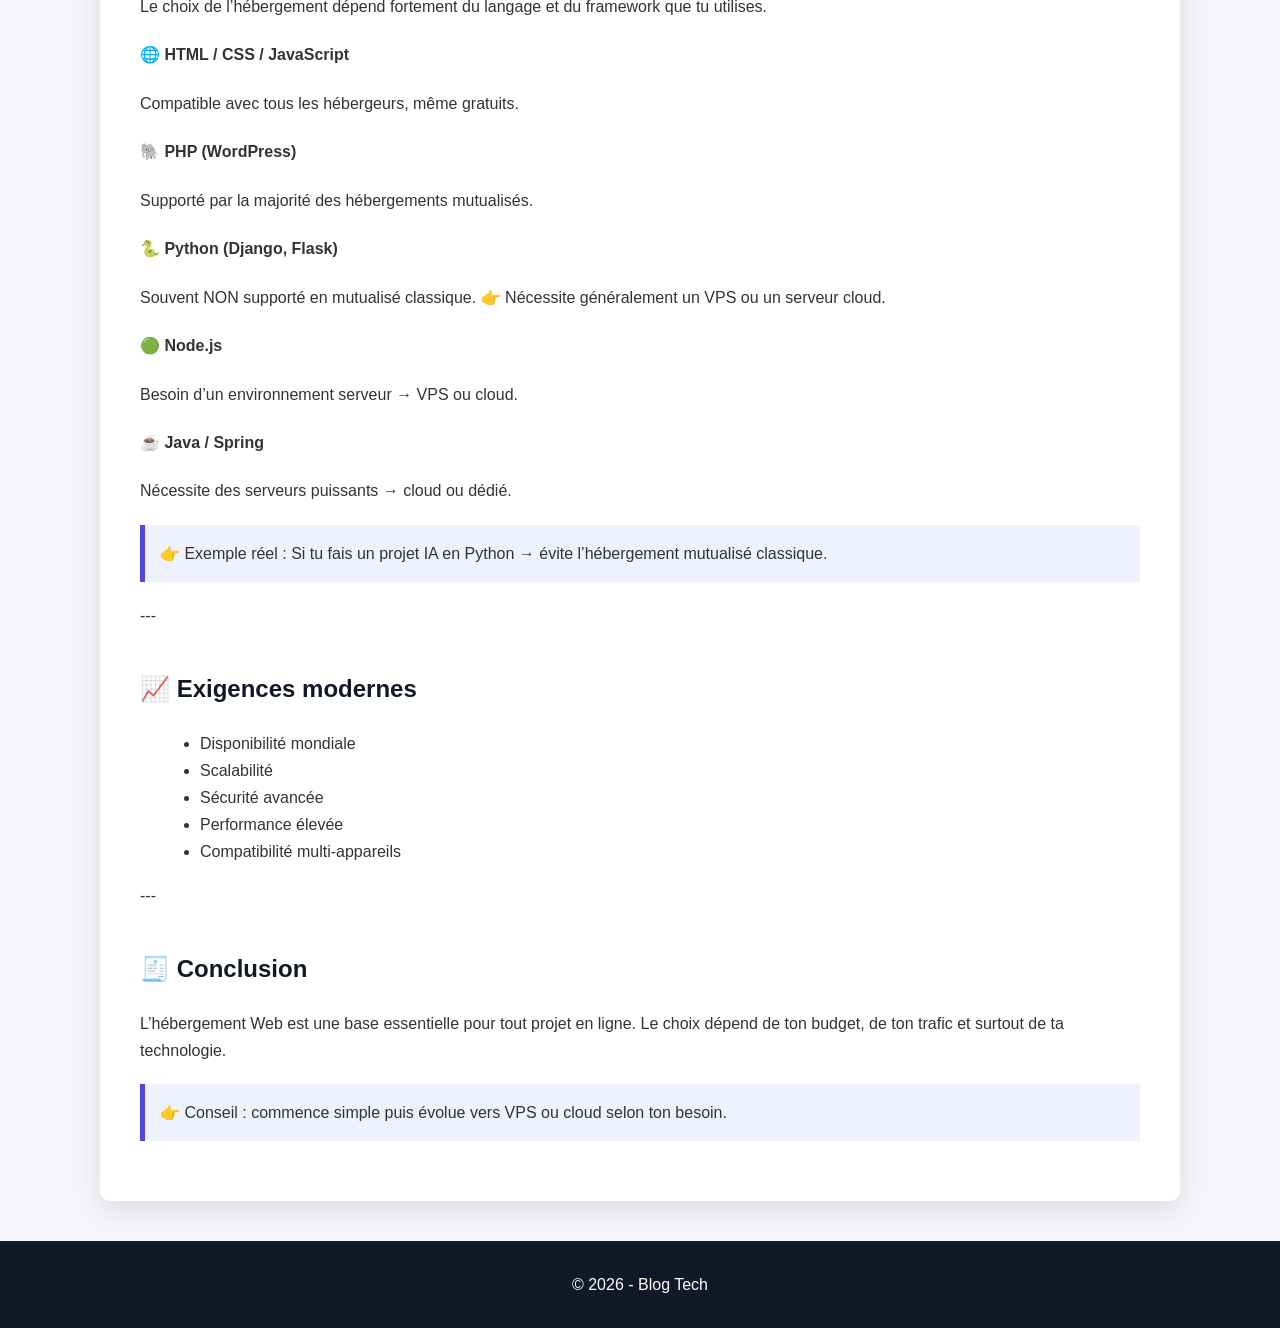
<file: veille/v8.html>
<!DOCTYPE html>
<html lang="fr">
<head>
<meta charset="UTF-8">
<meta name="viewport" content="width=device-width, initial-scale=1.0">
<title>Guide complet sur l’hébergement Web</title>

<style>
body {
    margin: 0;
    font-family: "Segoe UI", Arial, sans-serif;
    background: #f4f6f9;
    color: #333;
    line-height: 1.7;
}

header {
    background: linear-gradient(120deg, #4f46e5, #06b6d4);
    color: white;
    padding: 60px 20px;
    text-align: center;
}

.container {
    max-width: 1000px;
    margin: auto;
    background: white;
    padding: 40px;
    margin-top: -40px;
    border-radius: 10px;
    box-shadow: 0 10px 30px rgba(0,0,0,0.1);
}

h2 {
    margin-top: 40px;
    color: #111827;
}

h3 {
    margin-top: 25px;
    color: #1f2937;
}

p {
    margin: 10px 0;
}

ul {
    margin-left: 20px;
}

.box {
    background: #eef2ff;
    border-left: 5px solid #4f46e5;
    padding: 15px;
    margin: 20px 0;
}

.warning {
    background: #fff7ed;
    border-left: 5px solid #f97316;
    padding: 15px;
    margin: 20px 0;
}

.grid {
    display: grid;
    grid-template-columns: repeat(auto-fit, minmax(250px,1fr));
    gap: 20px;
}

.card {
    background: #f9fafb;
    padding: 20px;
    border-radius: 10px;
    box-shadow: 0 5px 15px rgba(0,0,0,0.05);
}

footer {
    background: #111827;
    color: white;
    text-align: center;
    padding: 20px;
    margin-top: 40px;
}
</style>

</head>

<body>

<header>
<h1>🌐 Guide complet sur l’hébergement Web</h1>
<p>Comprendre, choisir et maîtriser son hébergement</p>
</header>

<div class="container">

<h2>📌 Qu’est-ce que l’hébergement Web ?</h2>

<p>
L’hébergement Web est un service qui permet de stocker un site Web ou une application Web sur des serveurs connectés à Internet afin de les rendre accessibles aux utilisateurs depuis n’importe quel appareil (ordinateur, mobile ou tablette).
</p>

<p>
Un site Web est constitué de nombreux fichiers : images, vidéos, textes, bases de données et code. Tous ces éléments doivent être stockés sur des machines puissantes appelées serveurs.
</p>

<p>
Les fournisseurs d’hébergement s’occupent de :
</p>

<ul>
<li>la gestion des serveurs</li>
<li>la sécurité</li>
<li>les sauvegardes</li>
<li>la performance</li>
</ul>

<div class="box">
👉 Cela permet aux développeurs et entreprises de se concentrer sur leur application plutôt que sur l’infrastructure.
</div>

---

<h2>🚀 Pourquoi l’hébergement Web est-il important ?</h2>

<h3>⚡ Performance</h3>
<p>
Les hébergeurs disposent de serveurs puissants optimisés pour offrir des temps de chargement rapides, ce qui améliore l’expérience utilisateur.
</p>

<h3>🔒 Fiabilité</h3>
<p>
Ils assurent la maintenance, les mises à jour et garantissent que votre site reste disponible en permanence.
</p>

<h3>🛠️ Support technique</h3>
<p>
La plupart des hébergeurs proposent une assistance en cas de problème et des outils de monitoring.
</p>

<h3>🛡️ Sécurité</h3>
<p>
Ils protègent vos données grâce à des systèmes avancés contre les attaques et les pannes.
</p>

---

<h2>⚙️ Caractéristiques principales</h2>

<h3>💾 Espace disque</h3>
<p>
C’est la quantité de stockage disponible pour votre site (images, vidéos, base de données, emails).
</p>

<h3>🌐 Bande passante</h3>
<p>
La bande passante correspond à la quantité maximale de données que votre site peut envoyer aux visiteurs.
</p>

<h3>📧 Comptes email</h3>
<p>
Les hébergeurs permettent de créer des emails professionnels comme contact@monsite.com.
</p>

<h3>📂 Accès FTP</h3>
<p>
Le FTP permet de transférer facilement vos fichiers vers le serveur.
</p>

---

<h2>🌍 Hébergement Web vs Nom de domaine</h2>

<p>
L’hébergement correspond au stockage du site, tandis que le nom de domaine est l’adresse utilisée pour accéder au site.
</p>

<div class="box">
👉 Exemple : tonsite.com pointe vers un serveur qui contient ton site.
</div>

---

<h2>🧩 Les types d’hébergement Web</h2>

<div class="grid">

<div class="card">
<h3>Mutualisé</h3>
<p>Plusieurs sites partagent le même serveur.</p>
<ul>
<li>Pas cher</li>
<li>Facile</li>
<li>Limité</li>
</ul>
</div>

<div class="card">
<h3>VPS</h3>
<p>Serveur virtuel avec ressources dédiées.</p>
<ul>
<li>Plus puissant</li>
<li>Plus de contrôle</li>
</ul>
</div>

<div class="card">
<h3>Dédié</h3>
<p>Serveur complet pour un seul utilisateur.</p>
<ul>
<li>Très performant</li>
<li>Très coûteux</li>
</ul>
</div>

<div class="card">
<h3>Cloud</h3>
<p>Réseau de serveurs interconnectés.</p>
<ul>
<li>Flexible</li>
<li>Scalable</li>
</ul>
</div>

</div>

---

<h2>🔥 Comment choisir son hébergement Web ?</h2>

<h3>📊 Selon ton projet</h3>
<ul>
<li>Petit site → Mutualisé</li>
<li>Site en croissance → VPS</li>
<li>Application complexe → Cloud</li>
</ul>

---

<h3>💻 Selon la technologie utilisée</h3>

<div class="warning">
⚠️ Très important : tous les hébergeurs ne supportent pas toutes les technologies !
</div>

<p>
Le choix de l’hébergement dépend fortement du langage et du framework que tu utilises.
</p>

<h4>🌐 HTML / CSS / JavaScript</h4>
<p>
Compatible avec tous les hébergeurs, même gratuits.
</p>

<h4>🐘 PHP (WordPress)</h4>
<p>
Supporté par la majorité des hébergements mutualisés.
</p>

<h4>🐍 Python (Django, Flask)</h4>
<p>
Souvent NON supporté en mutualisé classique.
👉 Nécessite généralement un VPS ou un serveur cloud.
</p>

<h4>🟢 Node.js</h4>
<p>
Besoin d’un environnement serveur → VPS ou cloud.
</p>

<h4>☕ Java / Spring</h4>
<p>
Nécessite des serveurs puissants → cloud ou dédié.
</p>

<div class="box">
👉 Exemple réel :  
Si tu fais un projet IA en Python → évite l’hébergement mutualisé classique.
</div>

---

<h2>📈 Exigences modernes</h2>

<ul>
<li>Disponibilité mondiale</li>
<li>Scalabilité</li>
<li>Sécurité avancée</li>
<li>Performance élevée</li>
<li>Compatibilité multi-appareils</li>
</ul>

---

<h2>🧾 Conclusion</h2>

<p>
L’hébergement Web est une base essentielle pour tout projet en ligne. Le choix dépend de ton budget, de ton trafic et surtout de ta technologie.
</p>

<div class="box">
👉 Conseil : commence simple puis évolue vers VPS ou cloud selon ton besoin.
</div>

</div>

<footer>
<p>© 2026 - Blog Tech</p>
</footer>

</body>
</html>
</file>
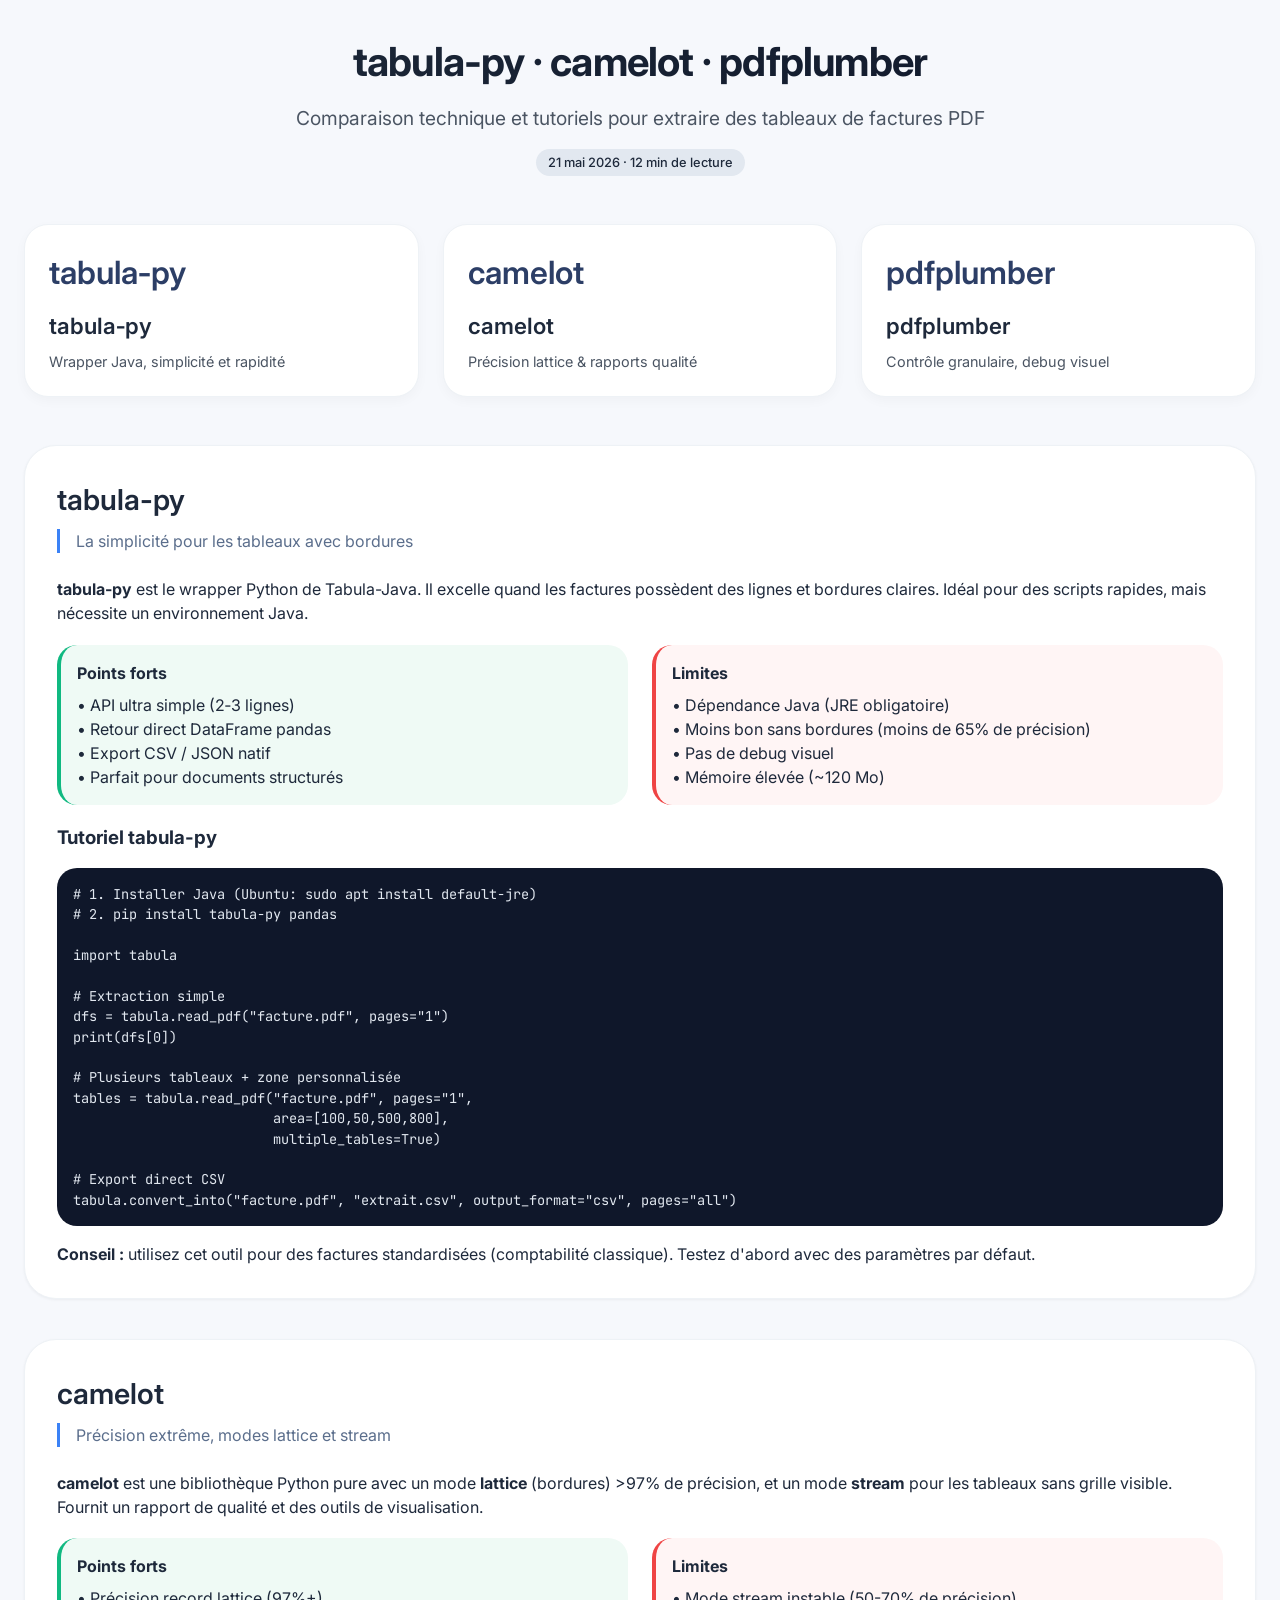
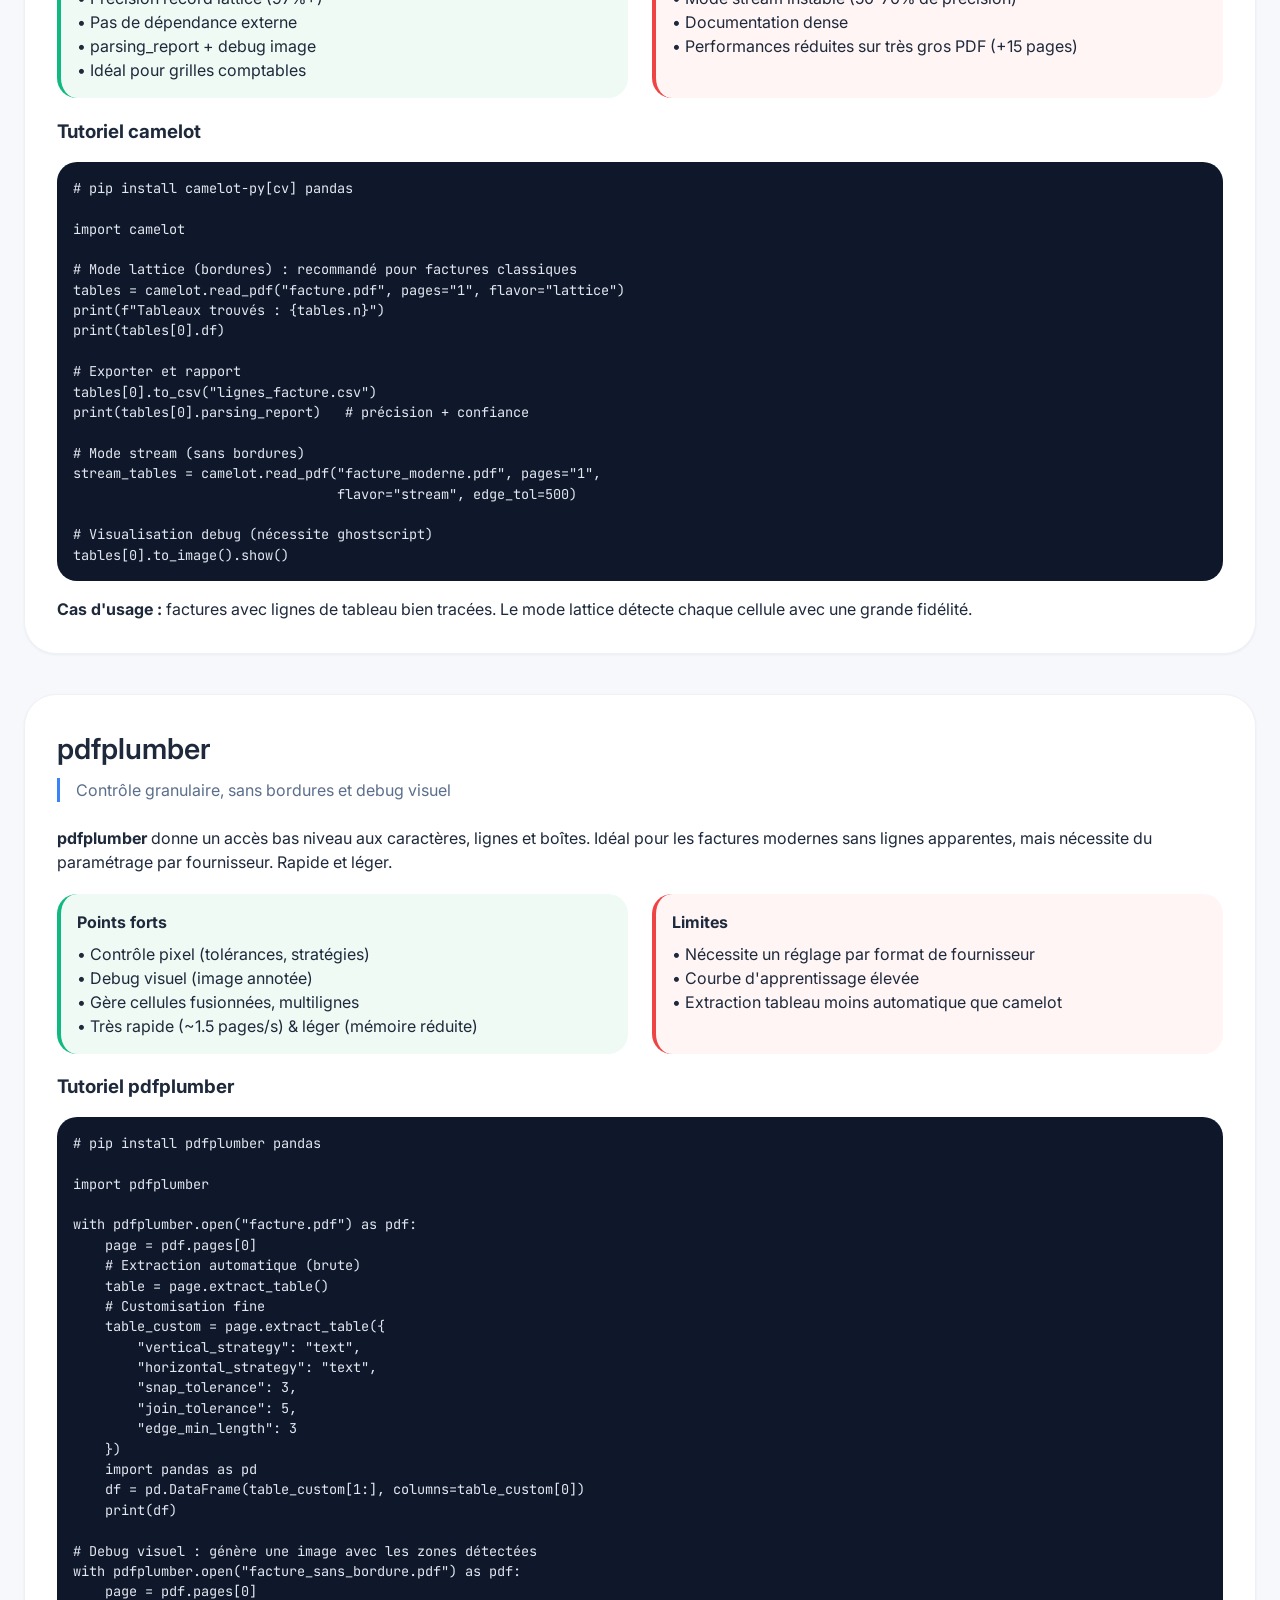
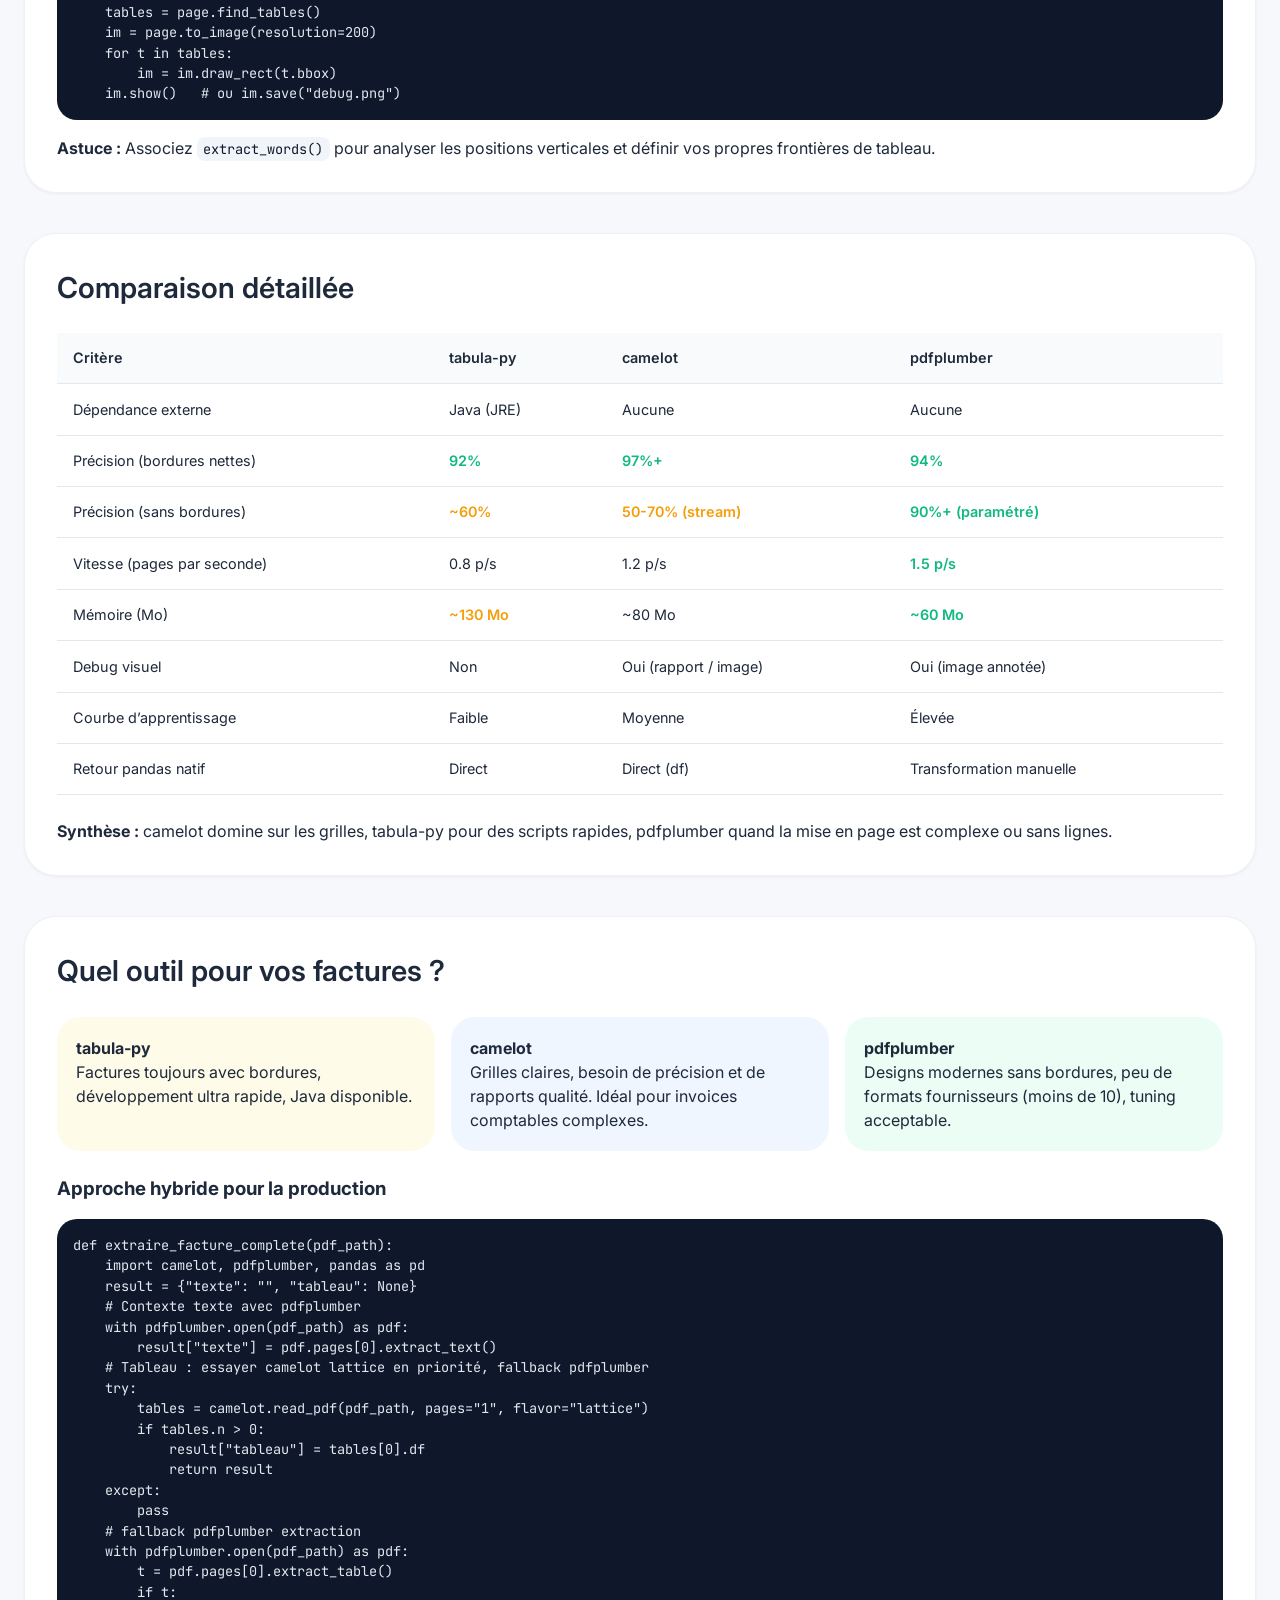
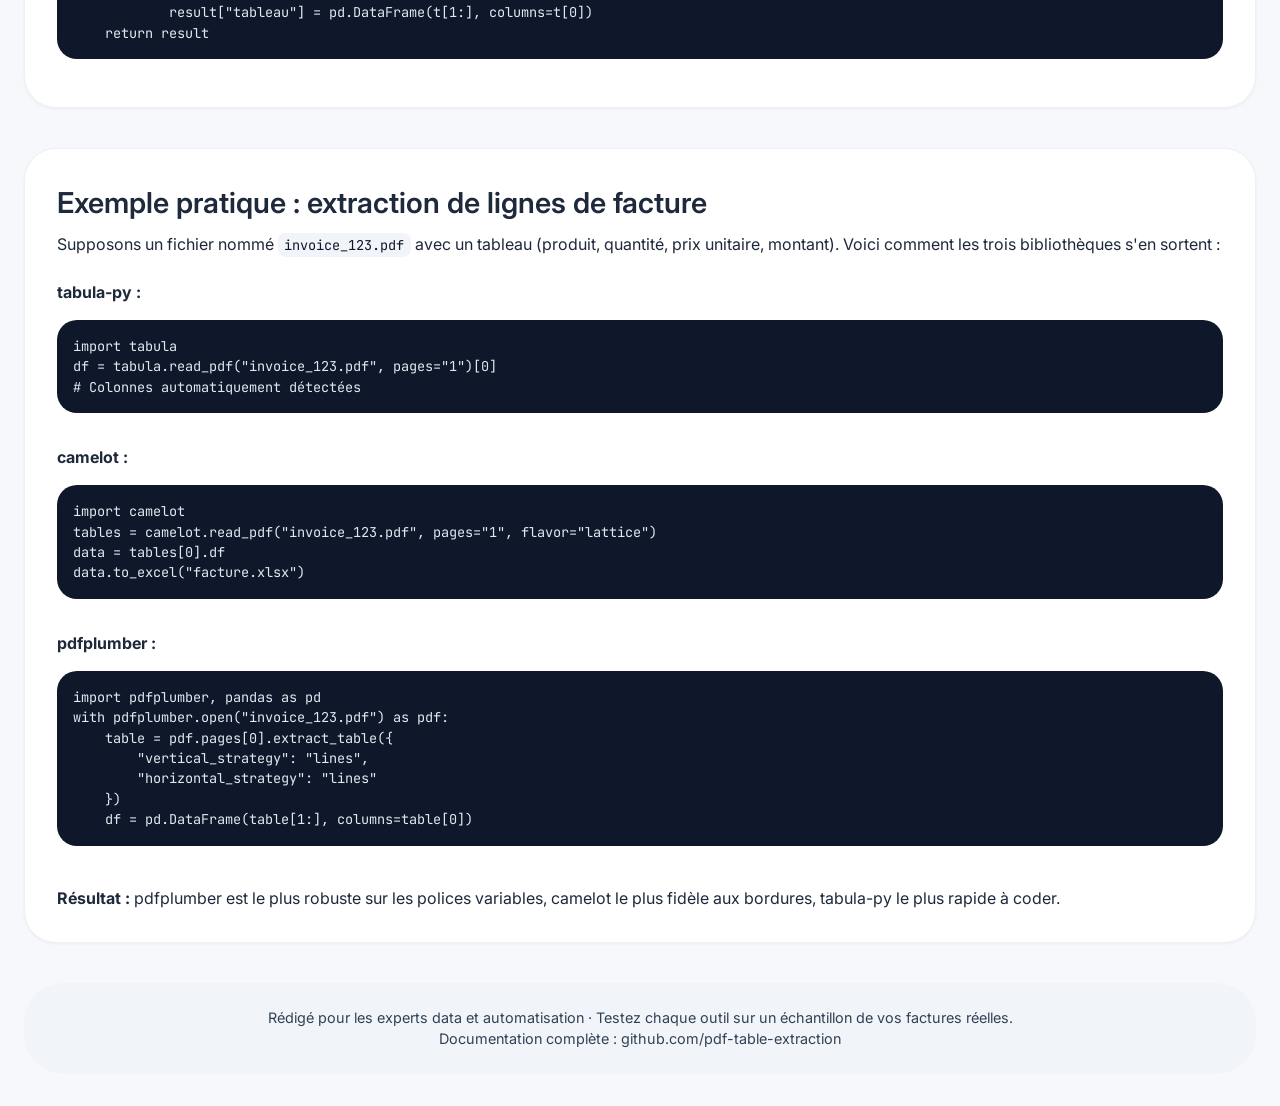
<file: veille/NewVeille/extract_pdf.html>
<!DOCTYPE html>
<html lang="fr">
<head>
    <meta charset="UTF-8">
    <meta name="viewport" content="width=device-width, initial-scale=1.0">
    <title>PDF Table Extraction : tabula-py, camelot et pdfplumber</title>
    <link href="https://fonts.googleapis.com/css2?family=Inter:opsz,wght@14..32,300;14..32,400;14..32,500;14..32,600;14..32,700&family=JetBrains+Mono:wght@400;500&display=swap" rel="stylesheet">
    <style>
        * {
            margin: 0;
            padding: 0;
            box-sizing: border-box;
        }

        body {
            font-family: 'Inter', sans-serif;
            background: #f6f8fc;
            color: #1e293b;
            line-height: 1.5;
        }

        .container {
            max-width: 1280px;
            margin: 0 auto;
            padding: 2rem 1.5rem;
        }

        /* header */
        .blog-header {
            text-align: center;
            margin-bottom: 3rem;
        }

        .blog-header h1 {
            font-size: 2.5rem;
            font-weight: 700;
            background: linear-gradient(135deg, #1e2a3a, #0f172a);
            background-clip: text;
            -webkit-background-clip: text;
            color: transparent;
            letter-spacing: -0.02em;
        }

        .blog-header p {
            font-size: 1.2rem;
            color: #4b5563;
            margin-top: 0.75rem;
            max-width: 700px;
            margin-left: auto;
            margin-right: auto;
        }

        .badge-date {
            display: inline-block;
            background: #e2e8f0;
            padding: 0.25rem 0.75rem;
            border-radius: 30px;
            font-size: 0.8rem;
            font-weight: 500;
            color: #1e293b;
            margin-top: 1rem;
        }

        /* cards intro */
        .intro-grid {
            display: flex;
            flex-wrap: wrap;
            gap: 1.5rem;
            margin-bottom: 3rem;
            justify-content: center;
        }

        .tool-card {
            background: white;
            border-radius: 24px;
            padding: 1.5rem;
            flex: 1;
            min-width: 200px;
            box-shadow: 0 4px 12px rgba(0,0,0,0.03);
            border: 1px solid #eef2f6;
            transition: transform 0.2s, box-shadow 0.2s;
        }

        .tool-card:hover {
            transform: translateY(-4px);
            box-shadow: 0 12px 24px -12px rgba(0,0,0,0.12);
            border-color: #cbd5e1;
        }

        .tool-icon {
            font-size: 2rem;
            font-weight: 600;
            margin-bottom: 0.75rem;
            color: #2c3e66;
        }

        .tool-card h3 {
            font-size: 1.4rem;
            font-weight: 600;
            margin-bottom: 0.5rem;
        }

        .tool-card p {
            color: #4b5563;
            font-size: 0.9rem;
        }

        /* sections */
        section {
            background: white;
            border-radius: 32px;
            padding: 2rem;
            margin-bottom: 2.5rem;
            box-shadow: 0 1px 3px rgba(0,0,0,0.05);
            border: 1px solid #eef2f6;
        }

        section h2 {
            font-size: 1.8rem;
            font-weight: 600;
            margin-bottom: 0.5rem;
            display: flex;
            align-items: center;
            gap: 0.75rem;
        }

        .subhead {
            color: #5b6e8c;
            margin-bottom: 1.5rem;
            border-left: 3px solid #3b82f6;
            padding-left: 1rem;
            font-weight: 400;
        }

        .flex-compare {
            display: flex;
            flex-wrap: wrap;
            gap: 1rem;
            margin: 1.5rem 0;
        }

        .pro-con {
            display: flex;
            flex-wrap: wrap;
            gap: 1.5rem;
            margin: 1.2rem 0;
        }

        .pro, .con {
            flex: 1;
            padding: 1rem;
            border-radius: 20px;
        }

        .pro { background: #effaf5; border-left: 4px solid #10b981; }
        .con { background: #fff5f5; border-left: 4px solid #ef4444; }

        .pro strong, .con strong {
            display: block;
            margin-bottom: 0.5rem;
        }

        pre {
            background: #0f172a;
            color: #e2e8f0;
            padding: 1rem;
            border-radius: 20px;
            overflow-x: auto;
            font-family: 'JetBrains Mono', monospace;
            font-size: 0.85rem;
            margin: 1rem 0;
            white-space: pre-wrap;
            word-break: break-word;
        }

        code {
            font-family: 'JetBrains Mono', monospace;
            background: #f1f5f9;
            padding: 0.2rem 0.4rem;
            border-radius: 8px;
            font-size: 0.85rem;
            color: #0f172a;
        }

        pre code {
            background: transparent;
            padding: 0;
            color: inherit;
        }

        .table-compare {
            overflow-x: auto;
            margin: 1.5rem 0;
        }

        table {
            width: 100%;
            border-collapse: collapse;
            font-size: 0.9rem;
        }

        th, td {
            text-align: left;
            padding: 0.9rem 1rem;
            border-bottom: 1px solid #e2e8f0;
        }

        th {
            background: #f8fafc;
            font-weight: 600;
            color: #1e293b;
        }

        .good { color: #10b981; font-weight: 600; }
        .mid { color: #f59e0b; font-weight: 600; }
        .bad { color: #ef4444; font-weight: 600; }

        .footer-note {
            margin-top: 2rem;
            text-align: center;
            padding: 1.5rem;
            background: #f1f5f9;
            border-radius: 40px;
            color: #334155;
            font-size: 0.9rem;
        }

        @media (max-width: 768px) {
            .container { padding: 1rem; }
            section { padding: 1.5rem; }
            .blog-header h1 { font-size: 1.8rem; }
        }
    </style>
</head>
<body>
<div class="container">
    <div class="blog-header">
        <h1>tabula-py · camelot · pdfplumber</h1>
        <p>Comparaison technique et tutoriels pour extraire des tableaux de factures PDF</p>
        <div class="badge-date">21 mai 2026 · 12 min de lecture</div>
    </div>

    <div class="intro-grid">
        <div class="tool-card"><div class="tool-icon">tabula‑py</div><h3>tabula‑py</h3><p>Wrapper Java, simplicité et rapidité</p></div>
        <div class="tool-card"><div class="tool-icon">camelot</div><h3>camelot</h3><p>Précision lattice & rapports qualité</p></div>
        <div class="tool-card"><div class="tool-icon">pdfplumber</div><h3>pdfplumber</h3><p>Contrôle granulaire, debug visuel</p></div>
    </div>

    <!-- TABULA-PY -->
    <section>
        <h2>tabula-py</h2>
        <div class="subhead">La simplicité pour les tableaux avec bordures</div>
        <p><strong>tabula-py</strong> est le wrapper Python de Tabula-Java. Il excelle quand les factures possèdent des lignes et bordures claires. Idéal pour des scripts rapides, mais nécessite un environnement Java.</p>
        <div class="pro-con">
            <div class="pro"><strong>Points forts</strong>• API ultra simple (2‑3 lignes) <br>• Retour direct DataFrame pandas<br>• Export CSV / JSON natif<br>• Parfait pour documents structurés</div>
            <div class="con"><strong>Limites</strong>• Dépendance Java (JRE obligatoire)<br>• Moins bon sans bordures (moins de 65% de précision)<br>• Pas de debug visuel<br>• Mémoire élevée (~120 Mo)</div>
        </div>
        <h3>Tutoriel tabula-py</h3>
        <pre><code># 1. Installer Java (Ubuntu: sudo apt install default-jre)
# 2. pip install tabula-py pandas

import tabula

# Extraction simple
dfs = tabula.read_pdf("facture.pdf", pages="1")
print(dfs[0])

# Plusieurs tableaux + zone personnalisée
tables = tabula.read_pdf("facture.pdf", pages="1",
                         area=[100,50,500,800],
                         multiple_tables=True)

# Export direct CSV
tabula.convert_into("facture.pdf", "extrait.csv", output_format="csv", pages="all")</code></pre>
        <p><strong>Conseil :</strong> utilisez cet outil pour des factures standardisées (comptabilité classique). Testez d'abord avec des paramètres par défaut.</p>
    </section>

    <!-- CAMELOT -->
    <section>
        <h2>camelot</h2>
        <div class="subhead">Précision extrême, modes lattice et stream</div>
        <p><strong>camelot</strong> est une bibliothèque Python pure avec un mode <strong>lattice</strong> (bordures) >97% de précision, et un mode <strong>stream</strong> pour les tableaux sans grille visible. Fournit un rapport de qualité et des outils de visualisation.</p>
        <div class="pro-con">
            <div class="pro"><strong>Points forts</strong>• Précision record lattice (97%+)<br>• Pas de dépendance externe<br>• parsing_report + debug image<br>• Idéal pour grilles comptables</div>
            <div class="con"><strong>Limites</strong>• Mode stream instable (50-70% de précision)<br>• Documentation dense<br>• Performances réduites sur très gros PDF (+15 pages)</div>
        </div>
        <h3>Tutoriel camelot</h3>
        <pre><code># pip install camelot-py[cv] pandas

import camelot

# Mode lattice (bordures) : recommandé pour factures classiques
tables = camelot.read_pdf("facture.pdf", pages="1", flavor="lattice")
print(f"Tableaux trouvés : {tables.n}")
print(tables[0].df)

# Exporter et rapport
tables[0].to_csv("lignes_facture.csv")
print(tables[0].parsing_report)   # précision + confiance

# Mode stream (sans bordures)
stream_tables = camelot.read_pdf("facture_moderne.pdf", pages="1",
                                 flavor="stream", edge_tol=500)

# Visualisation debug (nécessite ghostscript)
tables[0].to_image().show()</code></pre>
        <p><strong>Cas d'usage :</strong> factures avec lignes de tableau bien tracées. Le mode lattice détecte chaque cellule avec une grande fidélité.</p>
    </section>

    <!-- PDFPLUMBER -->
    <section>
        <h2>pdfplumber</h2>
        <div class="subhead">Contrôle granulaire, sans bordures et debug visuel</div>
        <p><strong>pdfplumber</strong> donne un accès bas niveau aux caractères, lignes et boîtes. Idéal pour les factures modernes sans lignes apparentes, mais nécessite du paramétrage par fournisseur. Rapide et léger.</p>
        <div class="pro-con">
            <div class="pro"><strong>Points forts</strong>• Contrôle pixel (tolérances, stratégies)<br>• Debug visuel (image annotée)<br>• Gère cellules fusionnées, multilignes<br>• Très rapide (~1.5 pages/s) & léger (mémoire réduite)</div>
            <div class="con"><strong>Limites</strong>• Nécessite un réglage par format de fournisseur<br>• Courbe d'apprentissage élevée<br>• Extraction tableau moins automatique que camelot</div>
        </div>
        <h3>Tutoriel pdfplumber</h3>
        <pre><code># pip install pdfplumber pandas

import pdfplumber

with pdfplumber.open("facture.pdf") as pdf:
    page = pdf.pages[0]
    # Extraction automatique (brute)
    table = page.extract_table()
    # Customisation fine
    table_custom = page.extract_table({
        "vertical_strategy": "text",
        "horizontal_strategy": "text",
        "snap_tolerance": 3,
        "join_tolerance": 5,
        "edge_min_length": 3
    })
    import pandas as pd
    df = pd.DataFrame(table_custom[1:], columns=table_custom[0])
    print(df)

# Debug visuel : génère une image avec les zones détectées
with pdfplumber.open("facture_sans_bordure.pdf") as pdf:
    page = pdf.pages[0]
    tables = page.find_tables()
    im = page.to_image(resolution=200)
    for t in tables:
        im = im.draw_rect(t.bbox)
    im.show()   # ou im.save("debug.png")</code></pre>
        <p><strong>Astuce :</strong> Associez <code>extract_words()</code> pour analyser les positions verticales et définir vos propres frontières de tableau.</p>
    </section>

    <!-- TABLEAU COMPARATIF -->
    <section>
        <h2>Comparaison détaillée</h2>
        <div class="table-compare">
            <table>
                <thead>
                    <tr><th>Critère</th><th>tabula-py</th><th>camelot</th><th>pdfplumber</th></tr>
                </thead>
                <tbody>
                    <tr><td>Dépendance externe</td><td>Java (JRE)</td><td>Aucune</td><td>Aucune</td></tr>
                    <tr><td>Précision (bordures nettes)</td><td class="good">92%</td><td class="good">97%+</td><td class="good">94%</td></tr>
                    <tr><td>Précision (sans bordures)</td><td class="mid">~60%</td><td class="mid">50-70% (stream)</td><td class="good">90%+ (paramétré)</td></tr>
                    <tr><td>Vitesse (pages par seconde)</td><td>0.8 p/s</td><td>1.2 p/s</td><td class="good">1.5 p/s</td></tr>
                    <tr><td>Mémoire (Mo)</td><td class="mid">~130 Mo</td><td>~80 Mo</td><td class="good">~60 Mo</td></tr>
                    <tr><td>Debug visuel</td><td>Non</td><td>Oui (rapport / image)</td><td>Oui (image annotée)</td></tr>
                    <tr><td>Courbe d’apprentissage</td><td>Faible</td><td>Moyenne</td><td>Élevée</td></tr>
                    <tr><td>Retour pandas natif</td><td>Direct</td><td>Direct (df)</td><td>Transformation manuelle</td></tr>
                </tbody>
            </table>
        </div>
        <p><strong>Synthèse :</strong> camelot domine sur les grilles, tabula-py pour des scripts rapides, pdfplumber quand la mise en page est complexe ou sans lignes.</p>
    </section>

    <!-- CHOIX FINAL ET RECOMMANDATION -->
    <section>
        <h2>Quel outil pour vos factures ?</h2>
        <div class="flex-compare">
            <div style="background:#fefce8; border-radius: 24px; padding: 1.2rem; flex:1;">
                <strong>tabula-py</strong><br>
                Factures toujours avec bordures, développement ultra rapide, Java disponible.
            </div>
            <div style="background:#eff6ff; border-radius: 24px; padding: 1.2rem; flex:1;">
                <strong>camelot</strong><br>
                Grilles claires, besoin de précision et de rapports qualité. Idéal pour invoices comptables complexes.
            </div>
            <div style="background:#ecfdf5; border-radius: 24px; padding: 1.2rem; flex:1;">
                <strong>pdfplumber</strong><br>
                Designs modernes sans bordures, peu de formats fournisseurs (moins de 10), tuning acceptable.
            </div>
        </div>
        <h3 style="margin-top: 1.5rem;">Approche hybride pour la production</h3>
        <pre><code>def extraire_facture_complete(pdf_path):
    import camelot, pdfplumber, pandas as pd
    result = {"texte": "", "tableau": None}
    # Contexte texte avec pdfplumber
    with pdfplumber.open(pdf_path) as pdf:
        result["texte"] = pdf.pages[0].extract_text()
    # Tableau : essayer camelot lattice en priorité, fallback pdfplumber
    try:
        tables = camelot.read_pdf(pdf_path, pages="1", flavor="lattice")
        if tables.n > 0:
            result["tableau"] = tables[0].df
            return result
    except:
        pass
    # fallback pdfplumber extraction
    with pdfplumber.open(pdf_path) as pdf:
        t = pdf.pages[0].extract_table()
        if t:
            result["tableau"] = pd.DataFrame(t[1:], columns=t[0])
    return result</code></pre>
    </section>

    <!-- EXEMPLE CONCRET -->
    <section>
        <h2>Exemple pratique : extraction de lignes de facture</h2>
        <p>Supposons un fichier nommé <code>invoice_123.pdf</code> avec un tableau (produit, quantité, prix unitaire, montant). Voici comment les trois bibliothèques s'en sortent :</p>
        <div class="flex-compare" style="flex-direction: column;">
            <div><strong>tabula-py :</strong><pre><code>import tabula
df = tabula.read_pdf("invoice_123.pdf", pages="1")[0]
# Colonnes automatiquement détectées</code></pre></div>
            <div><strong>camelot :</strong><pre><code>import camelot
tables = camelot.read_pdf("invoice_123.pdf", pages="1", flavor="lattice")
data = tables[0].df
data.to_excel("facture.xlsx")</code></pre></div>
            <div><strong>pdfplumber :</strong><pre><code>import pdfplumber, pandas as pd
with pdfplumber.open("invoice_123.pdf") as pdf:
    table = pdf.pages[0].extract_table({
        "vertical_strategy": "lines", 
        "horizontal_strategy": "lines"
    })
    df = pd.DataFrame(table[1:], columns=table[0])</code></pre></div>
        </div>
        <p><strong>Résultat :</strong> pdfplumber est le plus robuste sur les polices variables, camelot le plus fidèle aux bordures, tabula-py le plus rapide à coder.</p>
    </section>

    <div class="footer-note">
        Rédigé pour les experts data et automatisation · Testez chaque outil sur un échantillon de vos factures réelles.<br>
        Documentation complète : github.com/pdf-table-extraction
    </div>
</div>
</body>
</html>
</file>
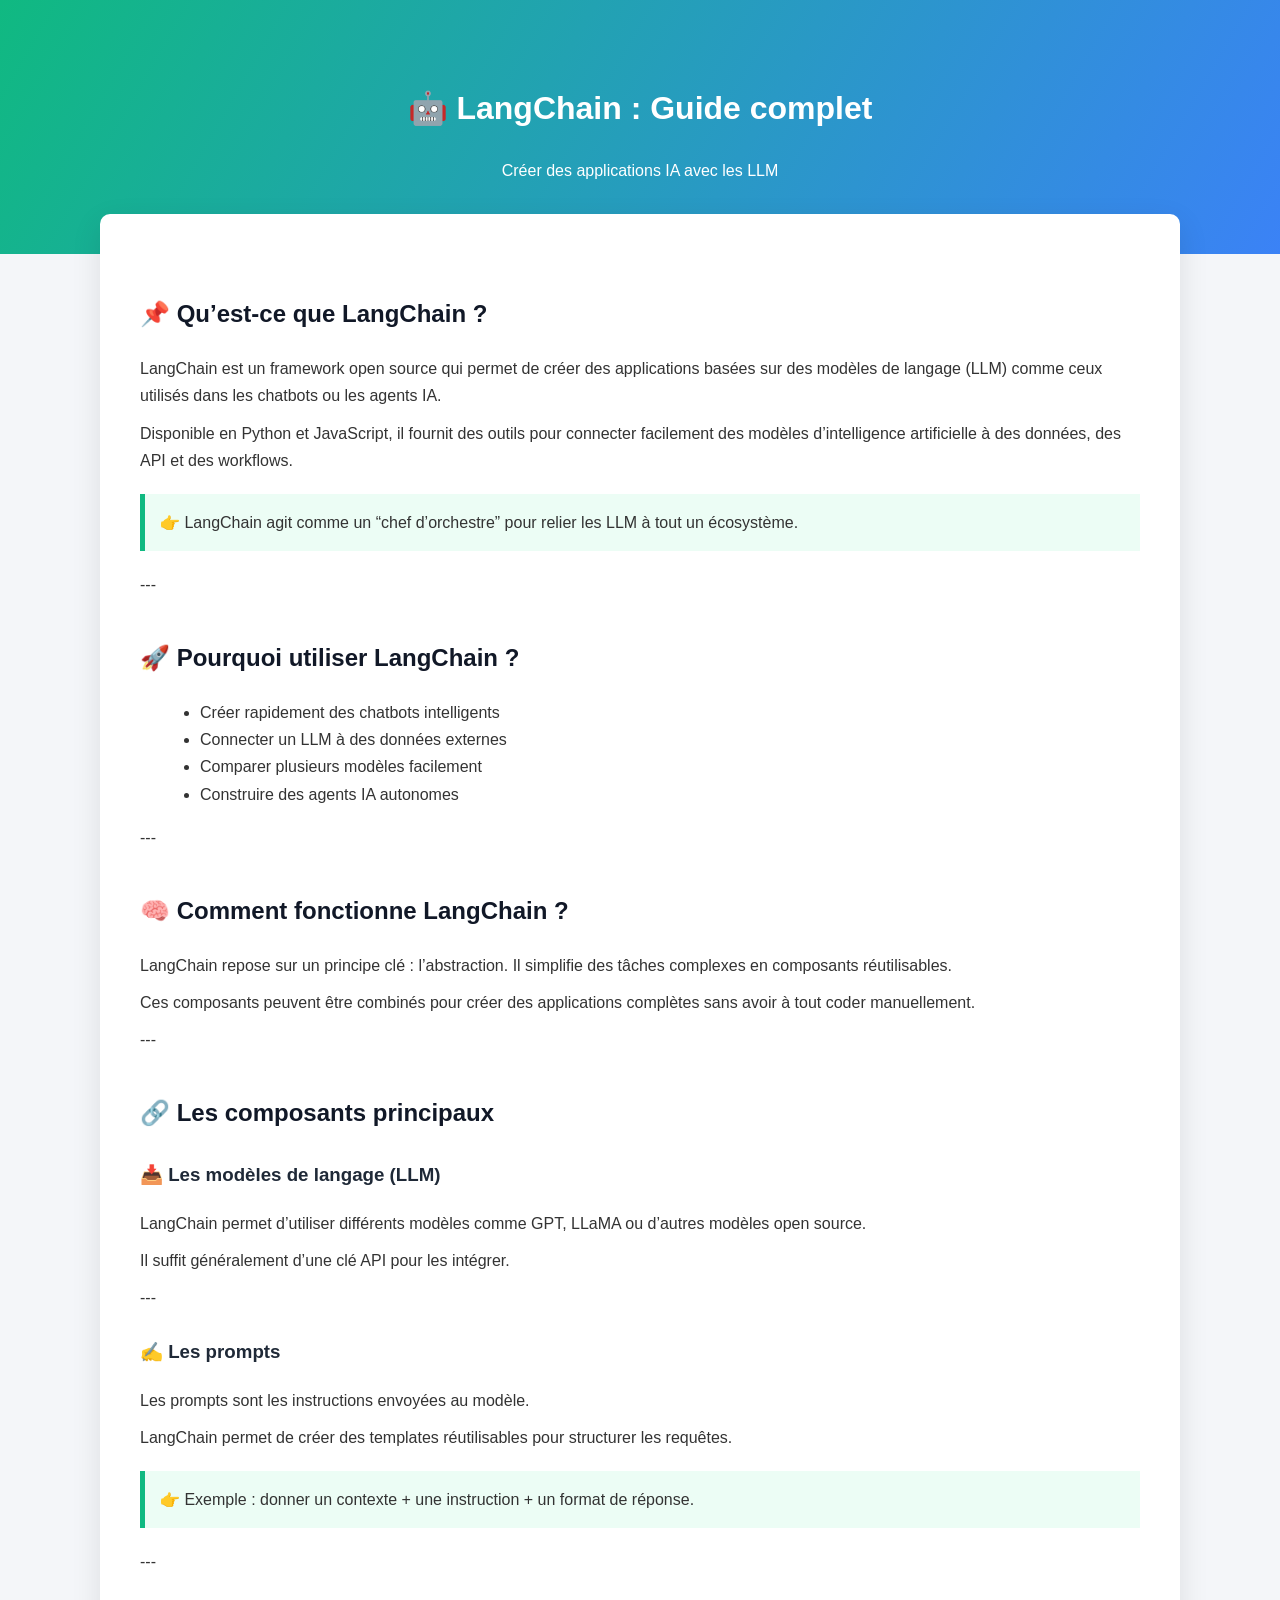
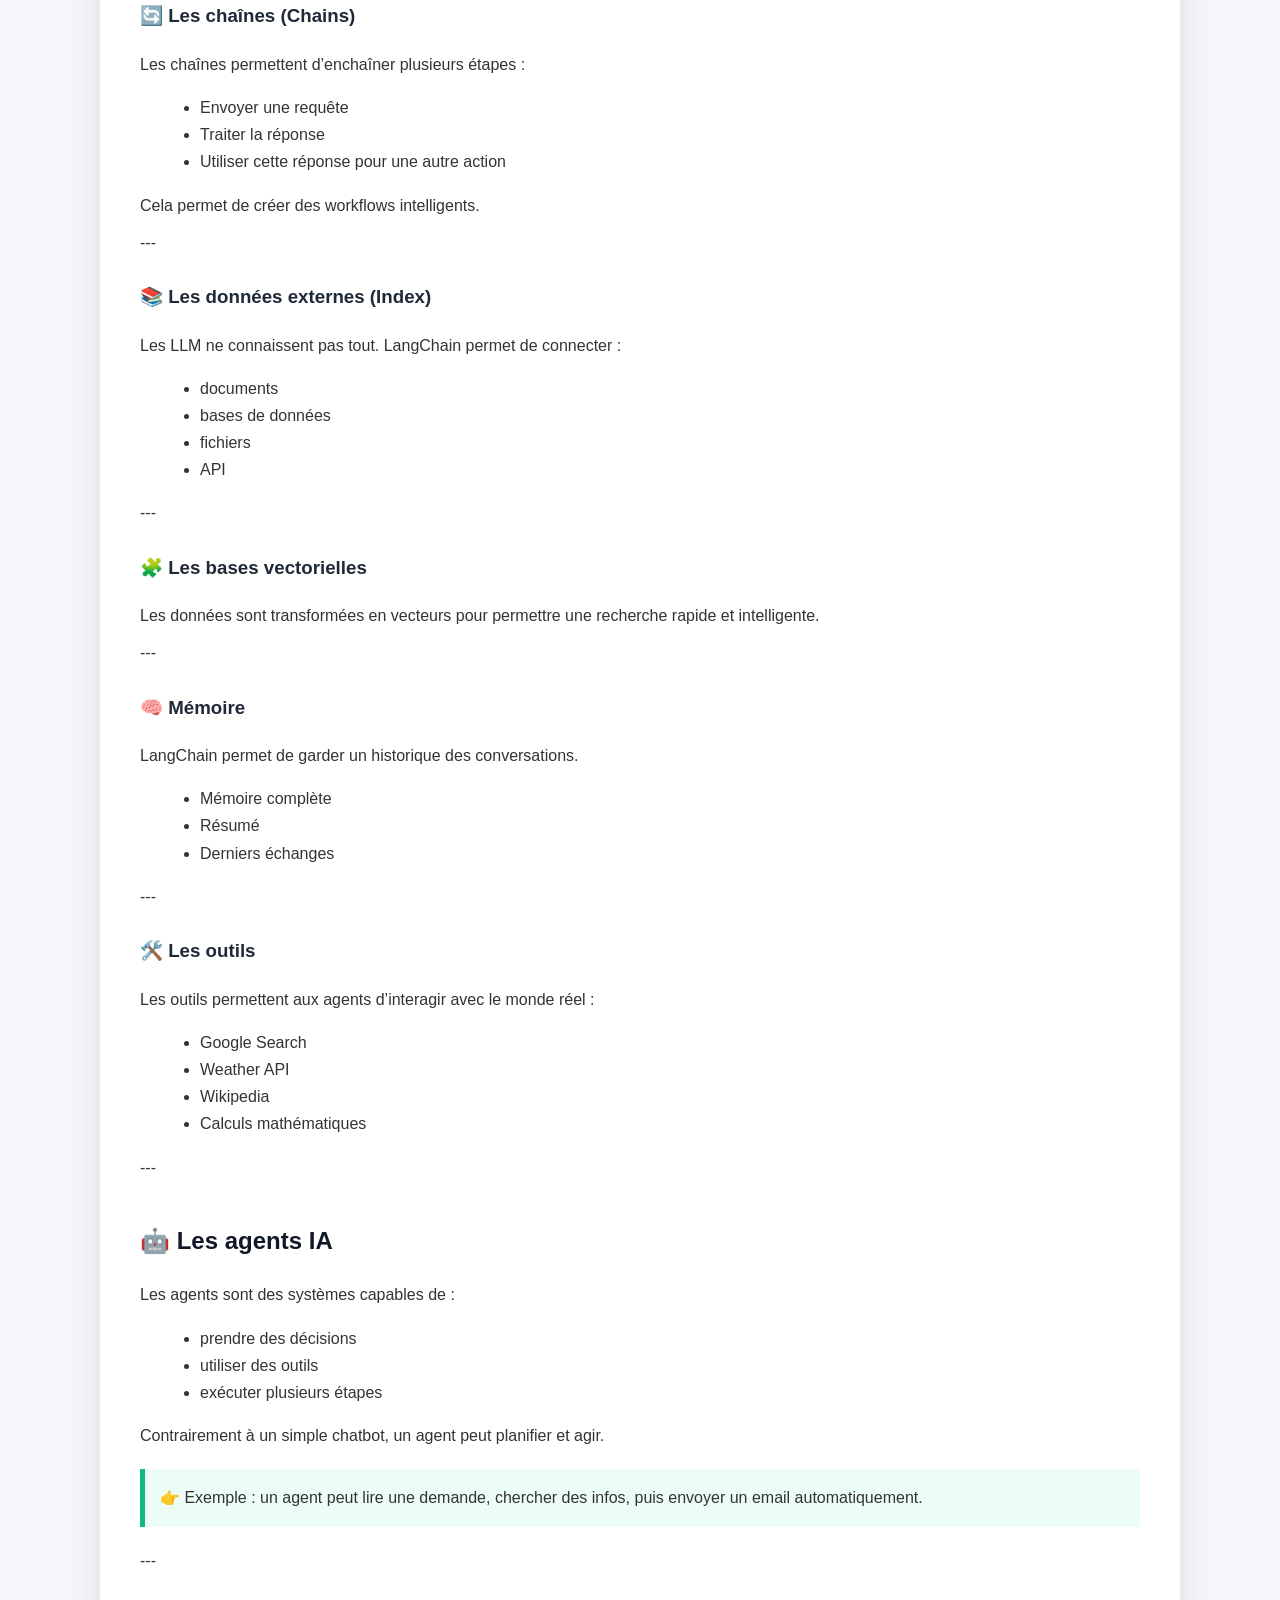
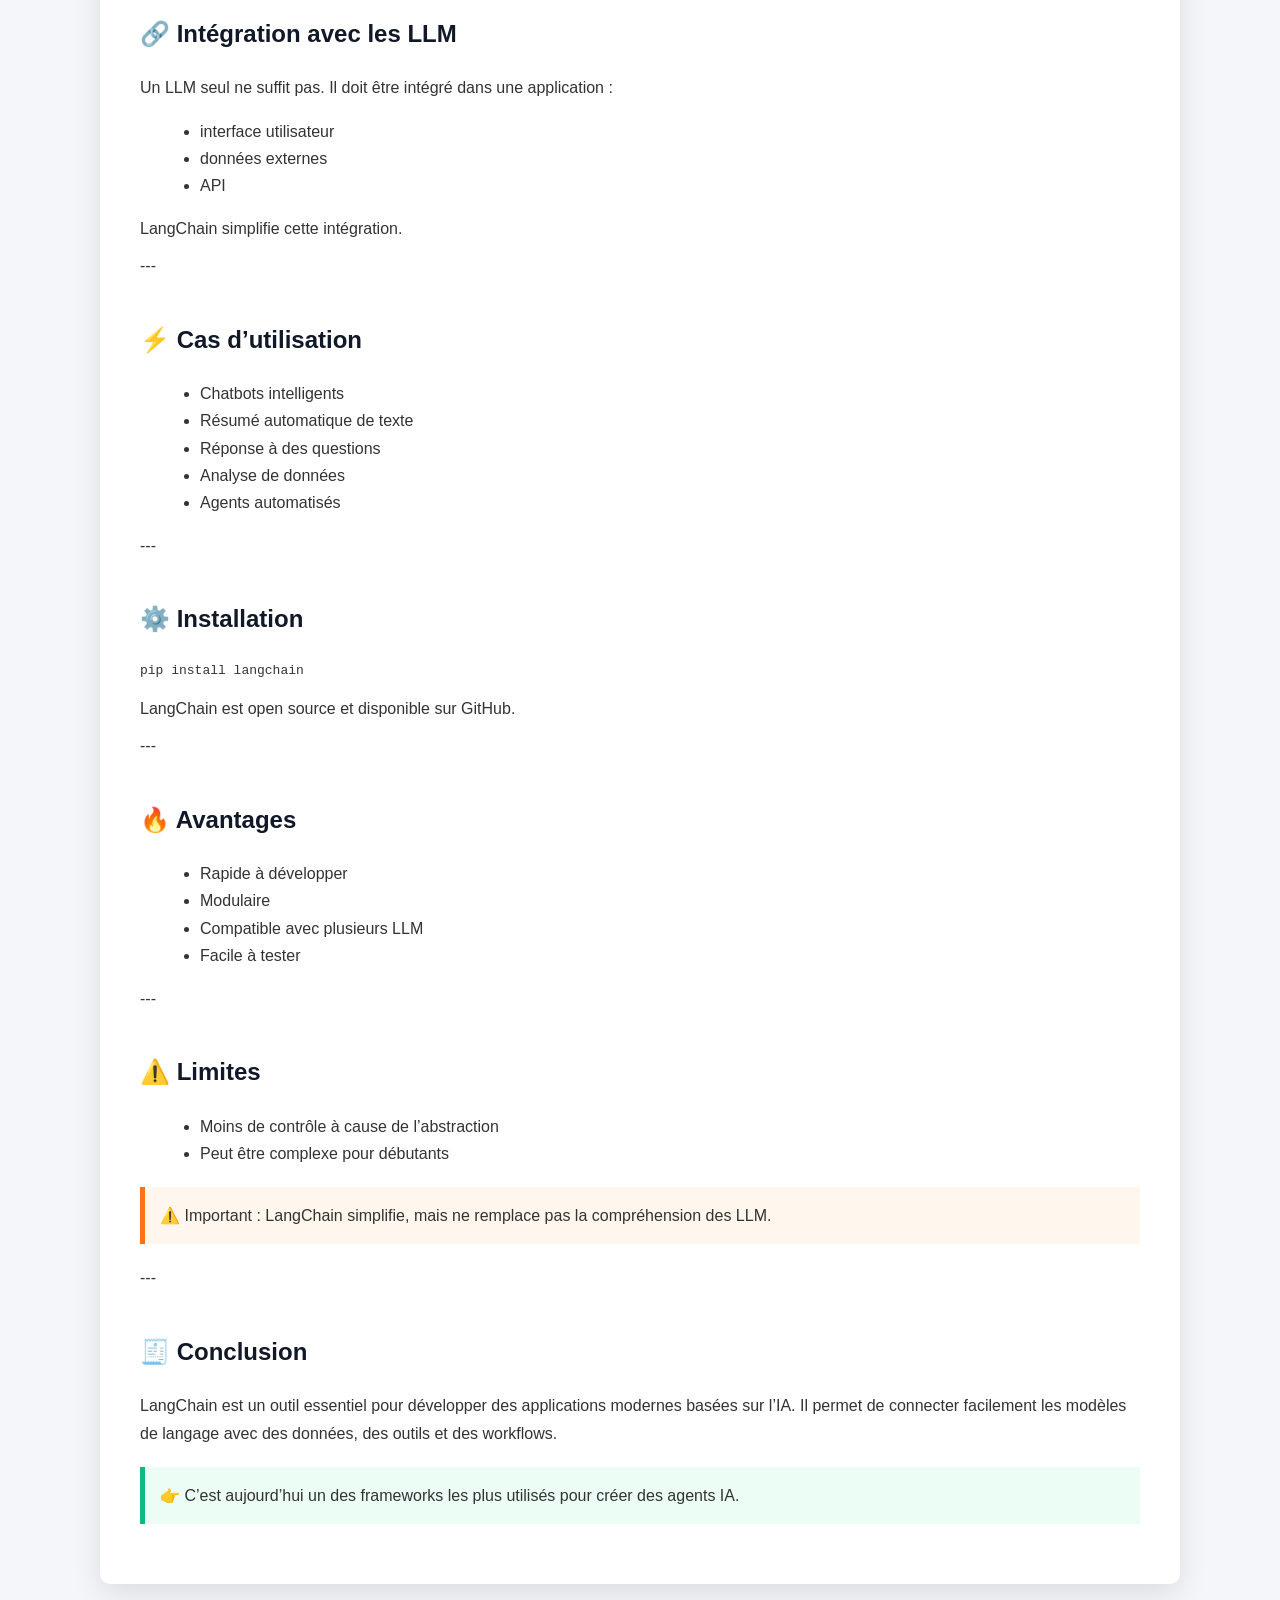
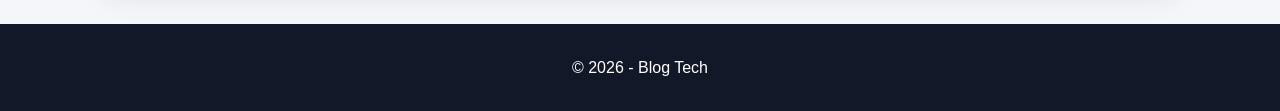
<file: veille/NewVeille/langChain.html>
<!DOCTYPE html>
<html lang="fr">
<head>
<meta charset="UTF-8">
<meta name="viewport" content="width=device-width, initial-scale=1.0">
<title>LangChain : Guide complet</title>

<style>
body {
    margin: 0;
    font-family: "Segoe UI", Arial, sans-serif;
    background: #f4f6f9;
    color: #333;
    line-height: 1.7;
}

header {
    background: linear-gradient(120deg, #10b981, #3b82f6);
    color: white;
    padding: 60px 20px;
    text-align: center;
}

.container {
    max-width: 1000px;
    margin: auto;
    background: white;
    padding: 40px;
    margin-top: -40px;
    border-radius: 10px;
    box-shadow: 0 10px 30px rgba(0,0,0,0.1);
}

h2 {
    margin-top: 40px;
    color: #111827;
}

h3 {
    margin-top: 25px;
    color: #1f2937;
}

p {
    margin: 10px 0;
}

ul {
    margin-left: 20px;
}

.box {
    background: #ecfdf5;
    border-left: 5px solid #10b981;
    padding: 15px;
    margin: 20px 0;
}

.warning {
    background: #fff7ed;
    border-left: 5px solid #f97316;
    padding: 15px;
    margin: 20px 0;
}

footer {
    background: #111827;
    color: white;
    text-align: center;
    padding: 20px;
    margin-top: 40px;
}
</style>

</head>

<body>

<header>
<h1>🤖 LangChain : Guide complet</h1>
<p>Créer des applications IA avec les LLM</p>
</header>

<div class="container">

<h2>📌 Qu’est-ce que LangChain ?</h2>

<p>
LangChain est un framework open source qui permet de créer des applications basées sur des modèles de langage (LLM) comme ceux utilisés dans les chatbots ou les agents IA.
</p>

<p>
Disponible en Python et JavaScript, il fournit des outils pour connecter facilement des modèles d’intelligence artificielle à des données, des API et des workflows.
</p>

<div class="box">
👉 LangChain agit comme un “chef d’orchestre” pour relier les LLM à tout un écosystème.
</div>

---

<h2>🚀 Pourquoi utiliser LangChain ?</h2>

<ul>
<li>Créer rapidement des chatbots intelligents</li>
<li>Connecter un LLM à des données externes</li>
<li>Comparer plusieurs modèles facilement</li>
<li>Construire des agents IA autonomes</li>
</ul>

---

<h2>🧠 Comment fonctionne LangChain ?</h2>

<p>
LangChain repose sur un principe clé : l’abstraction. Il simplifie des tâches complexes en composants réutilisables.
</p>

<p>
Ces composants peuvent être combinés pour créer des applications complètes sans avoir à tout coder manuellement.
</p>

---

<h2>🔗 Les composants principaux</h2>

<h3>📥 Les modèles de langage (LLM)</h3>
<p>
LangChain permet d’utiliser différents modèles comme GPT, LLaMA ou d’autres modèles open source.
</p>

<p>
Il suffit généralement d’une clé API pour les intégrer.
</p>

---

<h3>✍️ Les prompts</h3>
<p>
Les prompts sont les instructions envoyées au modèle.
</p>

<p>
LangChain permet de créer des templates réutilisables pour structurer les requêtes.
</p>

<div class="box">
👉 Exemple : donner un contexte + une instruction + un format de réponse.
</div>

---

<h3>🔄 Les chaînes (Chains)</h3>
<p>
Les chaînes permettent d’enchaîner plusieurs étapes :
</p>

<ul>
<li>Envoyer une requête</li>
<li>Traiter la réponse</li>
<li>Utiliser cette réponse pour une autre action</li>
</ul>

<p>
Cela permet de créer des workflows intelligents.
</p>

---

<h3>📚 Les données externes (Index)</h3>
<p>
Les LLM ne connaissent pas tout. LangChain permet de connecter :
</p>

<ul>
<li>documents</li>
<li>bases de données</li>
<li>fichiers</li>
<li>API</li>
</ul>

---

<h3>🧩 Les bases vectorielles</h3>
<p>
Les données sont transformées en vecteurs pour permettre une recherche rapide et intelligente.
</p>

---

<h3>🧠 Mémoire</h3>
<p>
LangChain permet de garder un historique des conversations.
</p>

<ul>
<li>Mémoire complète</li>
<li>Résumé</li>
<li>Derniers échanges</li>
</ul>

---

<h3>🛠️ Les outils</h3>
<p>
Les outils permettent aux agents d’interagir avec le monde réel :
</p>

<ul>
<li>Google Search</li>
<li>Weather API</li>
<li>Wikipedia</li>
<li>Calculs mathématiques</li>
</ul>

---

<h2>🤖 Les agents IA</h2>

<p>
Les agents sont des systèmes capables de :
</p>

<ul>
<li>prendre des décisions</li>
<li>utiliser des outils</li>
<li>exécuter plusieurs étapes</li>
</ul>

<p>
Contrairement à un simple chatbot, un agent peut planifier et agir.
</p>

<div class="box">
👉 Exemple : un agent peut lire une demande, chercher des infos, puis envoyer un email automatiquement.
</div>

---

<h2>🔗 Intégration avec les LLM</h2>

<p>
Un LLM seul ne suffit pas. Il doit être intégré dans une application :
</p>

<ul>
<li>interface utilisateur</li>
<li>données externes</li>
<li>API</li>
</ul>

<p>
LangChain simplifie cette intégration.
</p>

---

<h2>⚡ Cas d’utilisation</h2>

<ul>
<li>Chatbots intelligents</li>
<li>Résumé automatique de texte</li>
<li>Réponse à des questions</li>
<li>Analyse de données</li>
<li>Agents automatisés</li>
</ul>

---

<h2>⚙️ Installation</h2>

<pre>
pip install langchain
</pre>

<p>
LangChain est open source et disponible sur GitHub.
</p>

---

<h2>🔥 Avantages</h2>

<ul>
<li>Rapide à développer</li>
<li>Modulaire</li>
<li>Compatible avec plusieurs LLM</li>
<li>Facile à tester</li>
</ul>

---

<h2>⚠️ Limites</h2>

<ul>
<li>Moins de contrôle à cause de l’abstraction</li>
<li>Peut être complexe pour débutants</li>
</ul>

<div class="warning">
⚠️ Important : LangChain simplifie, mais ne remplace pas la compréhension des LLM.
</div>

---

<h2>🧾 Conclusion</h2>

<p>
LangChain est un outil essentiel pour développer des applications modernes basées sur l’IA. Il permet de connecter facilement les modèles de langage avec des données, des outils et des workflows.
</p>

<div class="box">
👉 C’est aujourd’hui un des frameworks les plus utilisés pour créer des agents IA.
</div>

</div>

<footer>
<p>© 2026 - Blog Tech</p>
</footer>

</body>
</html>
</file>
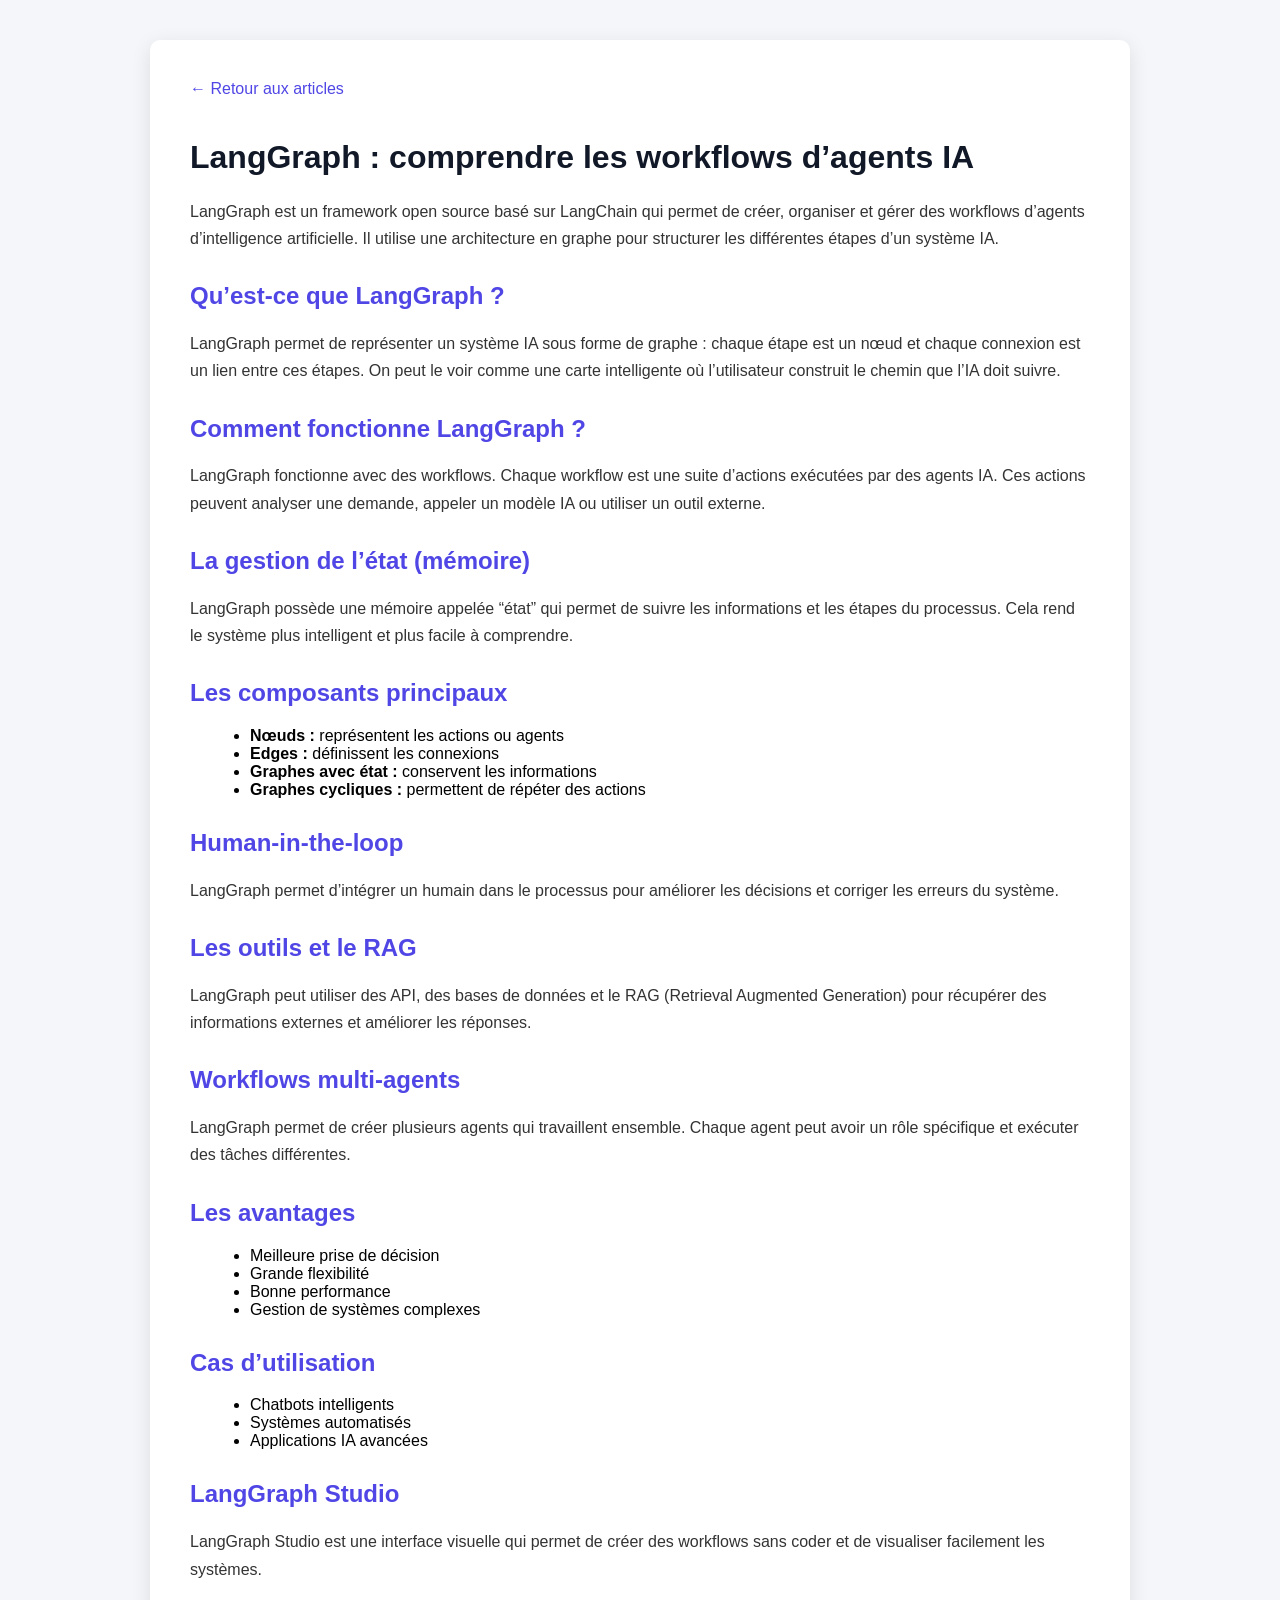
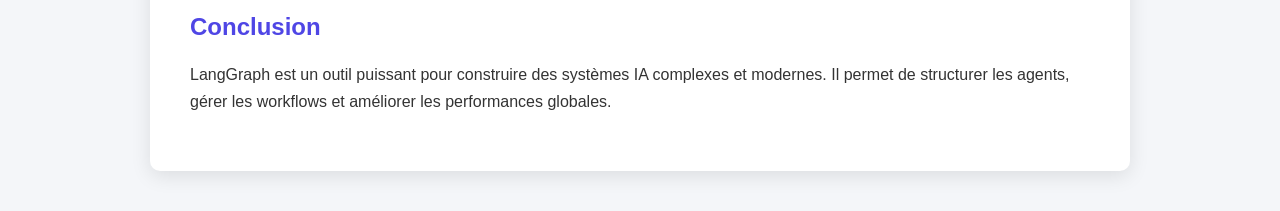
<file: veille/NewVeille/langGraph.html>
<!DOCTYPE html>
<html lang="fr">
<head>
<meta charset="UTF-8">
<title>LangGraph : workflows d’agents IA</title>

<style>

/* GLOBAL */
body {
    font-family: Arial, sans-serif;
    background: #f4f6f9;
    margin: 0;
    padding: 0;
}

/* CONTAINER */
.article-container {
    max-width: 900px;
    margin: 40px auto;
    background: white;
    padding: 40px;
    border-radius: 10px;
    box-shadow: 0 5px 20px rgba(0,0,0,0.1);
}

/* TITLE */
h1 {
    color: #111827;
}

/* SUBTITLE */
h2 {
    margin-top: 30px;
    color: #4f46e5;
}

/* TEXT */
p {
    line-height: 1.7;
    color: #333;
}

/* LIST */
ul {
    margin-left: 20px;
}

/* BACK LINK */
.back {
    display: inline-block;
    margin-bottom: 20px;
    text-decoration: none;
    color: #4f46e5;
}

.back:hover {
    text-decoration: underline;
}

</style>

</head>

<body>

<div class="article-container">

<a href="../index.html" class="back">← Retour aux articles</a>

<h1>LangGraph : comprendre les workflows d’agents IA</h1>

<p>
LangGraph est un framework open source basé sur LangChain qui permet de créer,
organiser et gérer des workflows d’agents d’intelligence artificielle.
Il utilise une architecture en graphe pour structurer les différentes étapes d’un système IA.
</p>

<h2>Qu’est-ce que LangGraph ?</h2>
<p>
LangGraph permet de représenter un système IA sous forme de graphe :
chaque étape est un nœud et chaque connexion est un lien entre ces étapes.
On peut le voir comme une carte intelligente où l’utilisateur construit
le chemin que l’IA doit suivre.
</p>

<h2>Comment fonctionne LangGraph ?</h2>
<p>
LangGraph fonctionne avec des workflows. Chaque workflow est une suite
d’actions exécutées par des agents IA. Ces actions peuvent analyser une demande,
appeler un modèle IA ou utiliser un outil externe.
</p>

<h2>La gestion de l’état (mémoire)</h2>
<p>
LangGraph possède une mémoire appelée “état” qui permet de suivre
les informations et les étapes du processus. Cela rend le système
plus intelligent et plus facile à comprendre.
</p>

<h2>Les composants principaux</h2>

<ul>
<li><strong>Nœuds :</strong> représentent les actions ou agents</li>
<li><strong>Edges :</strong> définissent les connexions</li>
<li><strong>Graphes avec état :</strong> conservent les informations</li>
<li><strong>Graphes cycliques :</strong> permettent de répéter des actions</li>
</ul>

<h2>Human-in-the-loop</h2>
<p>
LangGraph permet d’intégrer un humain dans le processus pour améliorer
les décisions et corriger les erreurs du système.
</p>

<h2>Les outils et le RAG</h2>
<p>
LangGraph peut utiliser des API, des bases de données et le RAG
(Retrieval Augmented Generation) pour récupérer des informations
externes et améliorer les réponses.
</p>

<h2>Workflows multi-agents</h2>
<p>
LangGraph permet de créer plusieurs agents qui travaillent ensemble.
Chaque agent peut avoir un rôle spécifique et exécuter des tâches
différentes.
</p>

<h2>Les avantages</h2>

<ul>
<li>Meilleure prise de décision</li>
<li>Grande flexibilité</li>
<li>Bonne performance</li>
<li>Gestion de systèmes complexes</li>
</ul>

<h2>Cas d’utilisation</h2>

<ul>
<li>Chatbots intelligents</li>
<li>Systèmes automatisés</li>
<li>Applications IA avancées</li>
</ul>

<h2>LangGraph Studio</h2>
<p>
LangGraph Studio est une interface visuelle qui permet de créer
des workflows sans coder et de visualiser facilement les systèmes.
</p>

<h2>Conclusion</h2>
<p>
LangGraph est un outil puissant pour construire des systèmes IA
complexes et modernes. Il permet de structurer les agents,
gérer les workflows et améliorer les performances globales.
</p>

</div>

</body>
</html>
</file>
<file: style.css>
body{

font-family: Arial;
margin:0;
background:#f5f7fa;

}

nav{

display:flex;
justify-content:space-between;
align-items:center;
background:#1f2937;
color:white;
padding:15px 40px;

}

nav ul{

display:flex;
gap:20px;
list-style:none;

}

nav a{

color:white;
text-decoration:none;

}

header{

text-align:center;
padding:60px;
background:#2563eb;
color:white;

}

.articles{

padding:40px;

}

.article-card{

background:white;
padding:20px;
margin-top:20px;
border-radius:8px;
box-shadow:0px 2px 10px rgba(0,0,0,0.1);

}

.article-card a{

display:inline-block;
margin-top:10px;
color:#2563eb;

}

.article{

padding:40px;
max-width:800px;
margin:auto;
background:white;

}

footer{

text-align:center;
padding:20px;
background:#1f2937;
color:white;
margin-top:40px;

}
</file>
